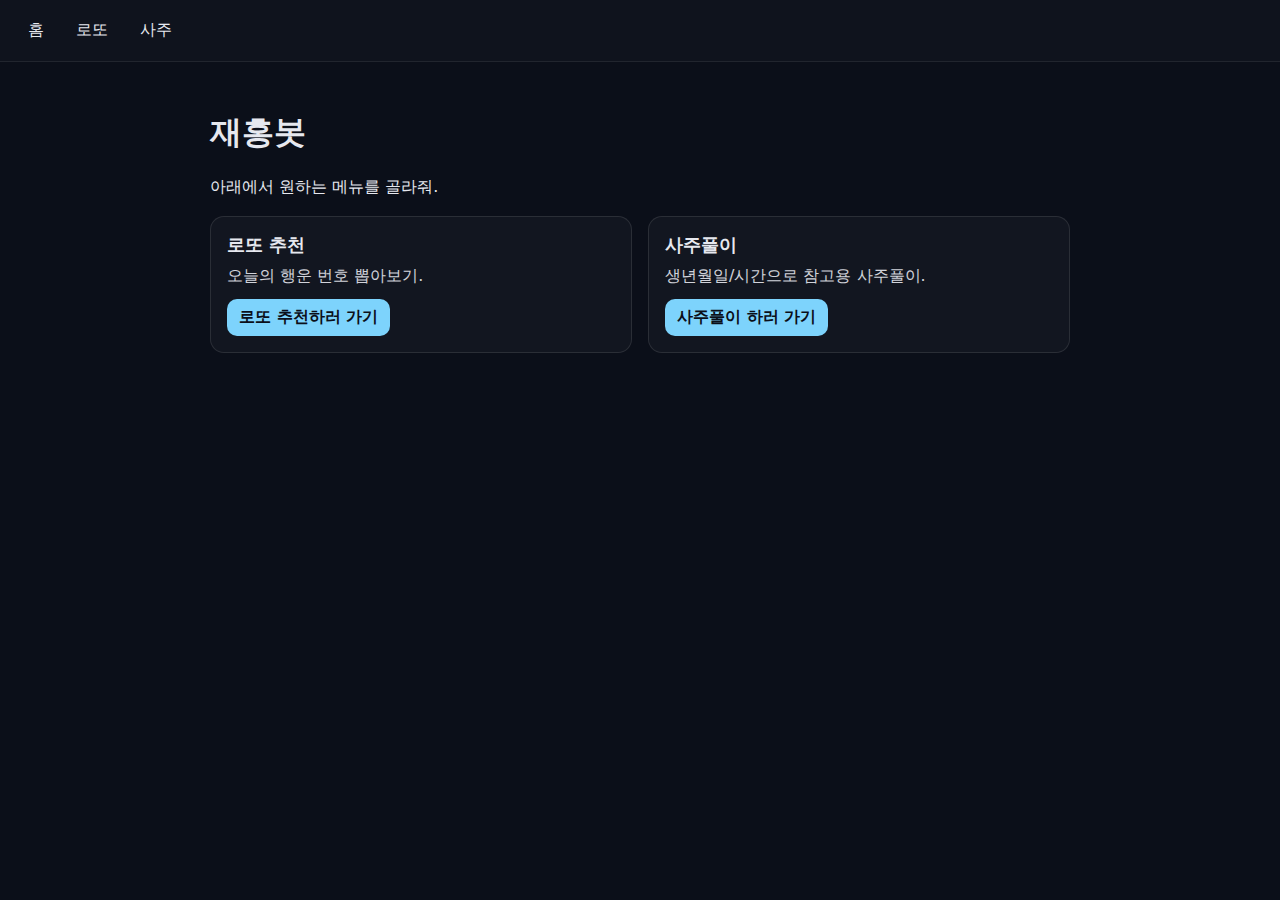
<file: index.html>
<!doctype html>
<html lang= ko>
<head>
  <meta charset=utf-8 />
  <meta name=viewport content=width=device-width initial-scale=1 />
  <title>재홍봇 - 홈</title>
  <style>
    :root { color-scheme: dark; }
    body { margin:0; font-family: ui-sans-serif, system-ui, -apple-system, Segoe UI, Roboto, Helvetica, Arial; background:#0b0f19; color:#e6e8ef; }
    .nav { display:flex; gap:12px; padding:14px 18px; border-bottom:1px solid rgba(255,255,255,.08); background:rgba(255,255,255,.02); position:sticky; top:0; }
    .nav a { color:#e6e8ef; text-decoration:none; padding:6px 10px; border-radius:8px; }
    .nav a:hover { background:rgba(255,255,255,.08); }
    .wrap { max-width: 860px; margin: 0 auto; padding: 28px 18px; }
    .cards { display:grid; grid-template-columns: repeat(auto-fit, minmax(240px, 1fr)); gap:16px; margin-top:18px; }
    .card { border:1px solid rgba(255,255,255,.10); border-radius:14px; padding:16px; background:rgba(255,255,255,.03); }
    .card h2 { margin: 0 0 8px; font-size:18px; }
    .card p { margin:0 0 12px; opacity:.9; line-height:1.4; }
    .card a { display:inline-block; color:#0b0f19; background:#7dd3fc; padding:8px 12px; border-radius:10px; text-decoration:none; font-weight:700; }
  </style>
</head>
<body>
  <nav class="nav"><a href="/jaehong-lotto/">홈</a><a href="/jaehong-lotto/lotto/">로또</a><a href="/jaehong-lotto/saju/">사주</a></nav>

  <main class=wrap>
    <h1>재홍봇</h1>
    <p>아래에서 원하는 메뉴를 골라줘.</p>

    <section class=cards>
      <div class=card>
        <h2>로또 추천</h2>
        <p>오늘의 행운 번호 뽑아보기.</p>
        <a href=./lotto>로또 추천하러 가기</a>
      </div>
      <div class=card>
        <h2>사주풀이</h2>
        <p>생년월일/시간으로 참고용 사주풀이.</p>
        <a href=./saju>사주풀이 하러 가기</a>
      </div>
    </section>
  </main>
</body>
</html>
</file>
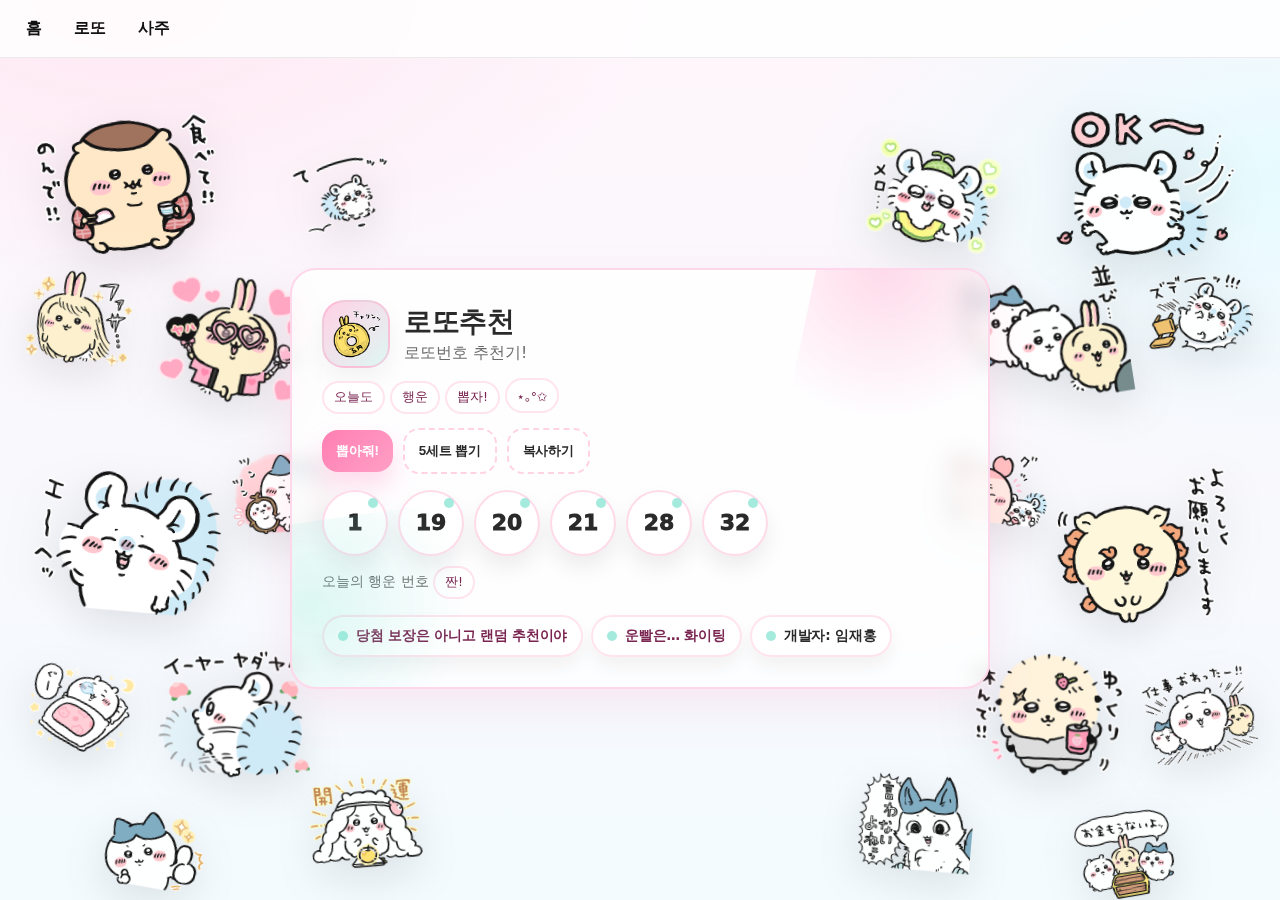
<file: lotto/index.html>
<!doctype html>
<html lang="ko">
<head>
  <meta charset="utf-8" />
  <meta name="viewport" content="width=device-width, initial-scale=1" />
  <title>로또추천</title>
  <style>
:root{
      --bg1:#fff6fb;
      --bg2:#f3fbff;
      --card:#ffffffcc;
      --border:#ffd7ea;
      --text:#2a2a2a;
      --muted:#6b6b6b;
      --pink:#ff7fb2;
      --pink2:#ff9fc6;
      --mint:#7de3d0;
      --shadow: 0 18px 45px rgba(255, 127, 178, 0.15);
    }

    *{ box-sizing:border-box; }

    body{
      margin:0;
      font-family: ui-rounded, system-ui, -apple-system, "Segoe UI", Roboto, "Apple SD Gothic Neo", "Noto Sans KR", sans-serif;
      color:var(--text);
      background:
        radial-gradient(900px 500px at 10% 0%, #ffe8f3 0%, rgba(255,232,243,0) 60%),
        radial-gradient(800px 500px at 100% 20%, #e6fbff 0%, rgba(230,251,255,0) 60%),
        linear-gradient(180deg, var(--bg1), var(--bg2));
      min-height:100vh;
      display:flex;
      align-items:center;
      justify-content:center;
    }

    .wrap{ position: relative; z-index: 2; width:100%; max-width: 900px; padding: 0 16px; }

    .card{
      background:var(--card);
      backdrop-filter: blur(10px);
      border: 2px solid var(--border);
      border-radius: 26px;
      padding: 30px;
      box-shadow: var(--shadow);
      position: relative;
      overflow:hidden;
      max-width: 700px; /* ~25% bigger */
      margin: 0 auto;
      animation: popIn 420ms cubic-bezier(.2,.9,.2,1) both;
    }

    @keyframes popIn {
      from { transform: translateY(10px) scale(0.98); opacity: 0; }
      to   { transform: translateY(0) scale(1); opacity: 1; }
    }

    .card:before{
      content:"";
      position:absolute;
      inset:-60px -40px auto auto;
      width: 220px;
      height: 220px;
      background: radial-gradient(circle at 30% 30%, rgba(255,127,178,0.28), rgba(255,127,178,0) 70%);
      transform: rotate(12deg);
      pointer-events:none;
      animation: floaty 5.5s ease-in-out infinite;
    }

    .card:after{
      content:"";
      position:absolute;
      inset:auto auto -70px -60px;
      width: 240px;
      height: 240px;
      background: radial-gradient(circle at 35% 35%, rgba(125,227,208,0.26), rgba(125,227,208,0) 70%);
      transform: rotate(-8deg);
      pointer-events:none;
      animation: floaty 6.5s ease-in-out infinite reverse;
    }

    @keyframes floaty {
      0%,100% { transform: translateY(0) rotate(12deg); }
      50%     { transform: translateY(10px) rotate(12deg); }
    }

    .header{
      display:flex;
      gap:14px;
      align-items:center;
      margin-bottom: 8px;
    }

    .badge{
      width: 68px;
      height: 68px;
      border-radius: 22px;
      background: linear-gradient(135deg, rgba(255,127,178,0.35), rgba(125,227,208,0.25));
      border: 2px solid rgba(255,127,178,0.30);
      display:flex;
      align-items:center;
      justify-content:center;
      box-shadow: 0 10px 24px rgba(0,0,0,0.05);
      overflow: hidden;
    }
    .badge img{ width:100%; height:100%; object-fit: contain; }

    h1{ margin:0; font-size: 28px; letter-spacing:-0.4px; }
    .sub{ margin:2px 0 0; color:var(--muted); font-size: 15.5px; }

    .row{ display:flex; gap:10px; flex-wrap:wrap; align-items:center; margin-top: 14px; }

    button{
      cursor:pointer;
      border:0;
      border-radius: 16px;
      padding: 12px 14px;
      font-weight: 900;
      letter-spacing:-0.2px;
    }

    .primary{
      background: linear-gradient(135deg, var(--pink), var(--pink2));
      color: #fff;
      box-shadow: 0 14px 26px rgba(255,127,178,0.28);
    }
    .primary:hover{ filter: brightness(1.02); transform: translateY(-1px); }
    .primary:active{ transform: translateY(1px) scale(0.99); }

    .ghost{
      background: rgba(255,255,255,0.75);
      border: 2px dashed rgba(255,127,178,0.35);
      color: var(--text);
    }

    .ghost:disabled{ opacity:0.55; cursor:not-allowed; }

    .status{ font-size: 13px; color: var(--muted); }

    .nums{ display:flex; gap:10px; flex-wrap:wrap; margin-top: 16px; }

    .sets{ margin-top: 12px; display:grid; gap: 10px; }
    .setRow{ display:flex; align-items:center; gap:10px; flex-wrap:wrap; }
    .setLabel{ width: 54px; min-width:54px; text-align:center; font-weight: 900; color:#7a2450; }
    .miniBall{
      width:46px; height:46px; border-radius: 999px;
      display:flex; align-items:center; justify-content:center;
      font-weight: 1000; font-size: 16px;
      background:#fff;
      border:2px solid rgba(255,127,178,0.22);
      box-shadow: 0 10px 18px rgba(0,0,0,0.06);
      position:relative;
      animation: bounceIn 420ms cubic-bezier(.2,.9,.2,1) both;
    }
    .miniBall:after{
      content:"";
      position:absolute;
      inset: 6px 8px auto auto;
      width: 9px;
      height: 9px;
      border-radius: 999px;
      background: rgba(125,227,208,0.65);
    }

    .ball{
      width:66px;
      height:66px;
      display:flex;
      align-items:center;
      justify-content:center;
      border-radius: 999px;
      font-size: 22px;
      font-weight: 1000;
      background: #fff;
      border: 2px solid rgba(255,127,178,0.28);
      box-shadow: 0 12px 22px rgba(0,0,0,0.07);
      position:relative;
      transform: translateY(0) scale(1);
      animation: bounceIn 420ms cubic-bezier(.2,.9,.2,1) both;
    }

    @keyframes bounceIn {
      0%   { transform: translateY(10px) scale(0.9); opacity:0; }
      60%  { transform: translateY(-3px) scale(1.05); opacity:1; }
      100% { transform: translateY(0) scale(1); }
    }

    .ball:after{
      content:"";
      position:absolute;
      inset: 6px 8px auto auto;
      width: 10px;
      height: 10px;
      border-radius: 999px;
      background: rgba(125,227,208,0.7);
      filter: blur(0.1px);
    }

    .line{ margin-top: 10px; font-size: 13.5px; color: var(--muted); }
    code{ background: rgba(255,127,178,0.12); padding: 3px 8px; border-radius: 10px; border: 1px solid rgba(255,127,178,0.22); color: #7a2450; }

    .tips{
      margin-top: 16px;
      display:flex;
      gap: 8px;
      flex-wrap: wrap;
      align-items:center;
      color: #7a2450;
      font-weight: 900;
      letter-spacing: -0.2px;
    }

    .tipBall.dev{
      color: var(--text);
      font-weight: 900;
    }

    .tipBall{
      display:inline-flex;
      align-items:center;
      justify-content:center;
      padding: 10px 14px;
      border-radius: 999px;
      background: rgba(255,255,255,0.92);
      border: 2px solid rgba(255,127,178,0.22);
      box-shadow: 0 10px 18px rgba(0,0,0,0.05);
      font-size: 13.5px;
    }

    .tipBall:before{
      content:"";
      width: 10px;
      height: 10px;
      border-radius: 999px;
      background: rgba(125,227,208,0.70);
      margin-right: 8px;
    }

    .bubble{
      display:inline-block;
      background: rgba(255,255,255,0.9);
      border: 2px solid rgba(255,127,178,0.22);
      border-radius: 999px;
      padding: 6px 10px;
      font-size: 12.5px;
      color: #7a2450;
    }

    .bg-deco{
      position: fixed;
      inset: 0;
      pointer-events: none;
      overflow: hidden;
      z-index: 1;
    }

    .wrap{ position: relative; z-index: 2; width:100%; max-width: 900px; padding: 0 16px; }

    .sticker{
      position: absolute;
      width: 190px;
      height: auto;
      opacity: 0.90;
      filter: drop-shadow(0 14px 20px rgba(0,0,0,0.10));
      /* reduce continuous animation cost */
      animation: none;
      transition: opacity 200ms ease;
      will-change: opacity;
    }

    /* fixed sticker layout (ONLY left/right sides; spaced out) */
    .sticker.s1{ left: 2.5vw; top: 12vh; --r:-6deg; transform: rotate(-6deg); }
    .sticker.s2{ right: 3vw; top: 12vh; --r:7deg; transform: rotate(7deg); }
    .sticker.s3{ left: 2.5vw; top: 52vh; --r:5deg; transform: rotate(5deg); }
    .sticker.s4{ right: 3vw; top: 52vh; --r:-4deg; transform: rotate(-4deg); }

    .sticker.s5{ left: 12vw; top: 30vh; --r:10deg; transform: rotate(10deg); width: 160px; opacity:0.84; }
    .sticker.s6{ right: 12vw; top: 30vh; --r:-9deg; transform: rotate(-9deg); width: 160px; opacity:0.84; }
    .sticker.s7{ left: 12vw; top: 72vh; --r:-2deg; transform: rotate(-2deg); width: 160px; opacity:0.84; }
    .sticker.s8{ right: 12vw; top: 72vh; --r:3deg; transform: rotate(3deg); width: 160px; opacity:0.84; }

    .sticker.s9{ left: 22vw; top: 16vh; --r:-12deg; transform: rotate(-12deg); width: 130px; opacity:0.78; }
    .sticker.s10{ right: 22vw; top: 16vh; --r:12deg; transform: rotate(12deg); width: 130px; opacity:0.78; }

    /* more fillers (smaller, keep on sides, fewer overlaps) */
    .sticker.s11{ left: 2vw; top: 30vh; --r:8deg; transform: rotate(8deg); width: 110px; opacity:0.70; }
    .sticker.s12{ right: 2vw; top: 30vh; --r:-8deg; transform: rotate(-8deg); width: 110px; opacity:0.70; }
    .sticker.s13{ left: 2vw; top: 74vh; --r:14deg; transform: rotate(14deg); width: 110px; opacity:0.70; }
    .sticker.s14{ right: 2vw; top: 74vh; --r:-14deg; transform: rotate(-14deg); width: 110px; opacity:0.70; }
    .sticker.s15{ left: 18vw; top: 50vh; --r:-6deg; transform: rotate(-6deg); width: 105px; opacity:0.66; }

    .sticker.s16{ right: 18vw; top: 50vh; --r:6deg; transform: rotate(6deg); width: 105px; opacity:0.66; }
    .sticker.s17{ left: 8vw; top: 90vh; --r:10deg; transform: rotate(10deg); width: 105px; opacity:0.66; }
    .sticker.s18{ right: 8vw; top: 90vh; --r:-10deg; transform: rotate(-10deg); width: 105px; opacity:0.66; }
    .sticker.s19{ left: 24vw; top: 86vh; --r:-5deg; transform: rotate(-5deg); width: 115px; opacity:0.68; }
    .sticker.s20{ right: 24vw; top: 86vh; --r:5deg; transform: rotate(5deg); width: 115px; opacity:0.68; }

    @keyframes stickerFloat{
      0%,100% { transform: translateY(0) rotate(var(--r, 0deg)); }
      50%     { transform: translateY(12px) rotate(var(--r, 0deg)); }
    }

    .confetti{
      position: fixed;
      inset: 0;
      width: 100vw;
      height: 100vh;
      pointer-events:none;
      z-index: 9999;
      mix-blend-mode: multiply;
      opacity: 0.95;
    }
  </style>
  <link rel="stylesheet" href="../nav.css" />
</head>
<body>
  <nav class="top-nav"><a href="/jaehong-lotto/">홈</a><a href="/jaehong-lotto/lotto/">로또</a><a href="/jaehong-lotto/saju/">사주</a></nav>

  <div class="bg-deco" aria-hidden="true">
    <img class="sticker s1" data-sticker src="../assets/32411274/936aa21d/806221104@2x.png" alt="" />
    <img class="sticker s2" data-sticker src="../assets/32411274/936aa21d/806221110@2x.png" alt="" />
    <img class="sticker s3" data-sticker src="../assets/32411274/936aa21d/806221118@2x.png" alt="" />
    <img class="sticker s4" data-sticker src="../assets/32411274/936aa21d/806221123@2x.png" alt="" />

    <img class="sticker s5" data-sticker src="../assets/32411274/936aa21d/806221099@2x.png" alt="" />
    <img class="sticker s6" data-sticker src="../assets/32411274/936aa21d/806221106@2x.png" alt="" />
    <img class="sticker s7" data-sticker src="../assets/32411274/936aa21d/806221114@2x.png" alt="" />
    <img class="sticker s8" data-sticker src="../assets/32411274/936aa21d/806221120@2x.png" alt="" />

    <img class="sticker s9" data-sticker src="../assets/32411274/936aa21d/806221091@2x.png" alt="" />
    <img class="sticker s10" data-sticker src="../assets/32411274/936aa21d/806221126@2x.png" alt="" />

    <img class="sticker s11" data-sticker src="../assets/32411274/936aa21d/806221092@2x.png" alt="" />
    <img class="sticker s12" data-sticker src="../assets/32411274/936aa21d/806221093@2x.png" alt="" />
    <img class="sticker s13" data-sticker src="../assets/32411274/936aa21d/806221094@2x.png" alt="" />
    <img class="sticker s14" data-sticker src="../assets/32411274/936aa21d/806221095@2x.png" alt="" />
    <img class="sticker s15" data-sticker src="../assets/32411274/936aa21d/806221096@2x.png" alt="" />

    <img class="sticker s16" data-sticker src="../assets/32411274/936aa21d/806221097@2x.png" alt="" />
    <img class="sticker s17" data-sticker src="../assets/32411274/936aa21d/806221098@2x.png" alt="" />
    <img class="sticker s18" data-sticker src="../assets/32411274/936aa21d/806221100@2x.png" alt="" />
    <img class="sticker s19" data-sticker src="../assets/32411274/936aa21d/806221101@2x.png" alt="" />
    <img class="sticker s20" data-sticker src="../assets/32411274/936aa21d/806221102@2x.png" alt="" />

    <canvas id="confetti" class="confetti" aria-hidden="true"></canvas>
  </div>

  <div class="wrap">
    <div class="card">
      <div class="header">
        <div class="badge" aria-hidden="true"><img src="../assets/badge.png" alt="" /></div>
        <div>
          <h1>로또추천</h1>
          <div class="sub">로또번호 추천기!</div>
        </div>
      </div>

      <div class="sub" style="margin-top:10px;">
        <span class="bubble">오늘도</span>
        <span class="bubble">행운</span>
        <span class="bubble">뽑자!</span>
        <span class="bubble">⋆｡°✩</span>
      </div>

      <div class="row">
        <button class="primary" id="pickBtn">뽑아줘!</button>
        <button class="ghost" id="pick5Btn">5세트 뽑기</button>
        <button class="ghost" id="copyBtn" disabled>복사하기</button>
        <span class="status" id="status"></span>
      </div>

      <div class="nums" id="nums"></div>
      <div class="line" id="textLine"></div>
      <div class="sets" id="sets" style="display:none;"></div>
      <div class="line" id="list5" style="display:none;"></div>

      <div class="tips">
        <span class="tipBall">당첨 보장은 아니고 랜덤 추천이야</span>
        <span class="tipBall">운빨은… 화이팅</span>
        <span class="tipBall dev">개발자: 임재홍</span>
      </div>
    </div>
  </div>

<script>
  function pick6() {
    const nums = new Set();
    while (nums.size < 6) nums.add(Math.floor(Math.random() * 45) + 1);
    return Array.from(nums).sort((a,b)=>a-b);
  }

  function render(list) {
    const numsEl = document.getElementById('nums');
    numsEl.innerHTML = '';

    for (let i=0; i<list.length; i++) {
      const n = list[i];
      const d = document.createElement('div');
      d.className = 'ball';
      d.style.animationDelay = (i * 45) + 'ms';
      d.textContent = n;
      numsEl.appendChild(d);
    }

    // keep the line text cute but minimal
    const line = list.join(', ');
    document.getElementById('textLine').innerHTML = `오늘의 행운 번호 <span class="bubble">짠!</span>`;

    const copyBtn = document.getElementById('copyBtn');
    copyBtn.disabled = false;
    copyBtn.onclick = async () => {
      await navigator.clipboard.writeText(line);
      document.getElementById('status').textContent = '복사됨!';
      setTimeout(()=>document.getElementById('status').textContent='', 1200);
    };
  }

  function render5Sets(sets){
    const setsEl = document.getElementById('sets');
    setsEl.innerHTML = '';
    setsEl.style.display = 'grid';

    for (let i=0; i<sets.length; i++) {
      const row = document.createElement('div');
      row.className = 'setRow';

      const label = document.createElement('div');
      label.className = 'setLabel';
      label.textContent = (i+1) + '세트';
      row.appendChild(label);

      const nums = sets[i];
      for (let j=0; j<nums.length; j++) {
        const n = nums[j];
        const b = document.createElement('div');
        b.className = 'miniBall';
        b.style.animationDelay = ((i*6 + j) * 25) + 'ms';
        b.textContent = n;
        row.appendChild(b);
      }

      setsEl.appendChild(row);
    }
  }

  // confetti (tiny, no deps)
  function popConfetti(){
    const canvas = document.getElementById('confetti');
    const ctx = canvas.getContext('2d');
    // cap DPR for performance
    const dpr = Math.min(1.5, window.devicePixelRatio || 1);
    canvas.width = Math.floor(window.innerWidth * dpr);
    canvas.height = Math.floor(window.innerHeight * dpr);
    canvas.style.width = window.innerWidth + 'px';
    canvas.style.height = window.innerHeight + 'px';
    ctx.setTransform(dpr,0,0,dpr,0,0);

    const colors = ['#ff7fb2','#ff9fc6','#7de3d0','#6aa8ff','#ffd86b'];
    const parts = Array.from({length: 80}, () => ({
      x: window.innerWidth/2 + (Math.random()*120-60),
      y: window.innerHeight/2 + (Math.random()*60-30),
      vx: (Math.random()*7-3.5),
      vy: (Math.random()*-9-4),
      g: 0.32 + Math.random()*0.10,
      s: 4 + Math.random()*4,
      r: Math.random()*Math.PI,
      vr: (Math.random()*0.18-0.09),
      c: colors[Math.floor(Math.random()*colors.length)],
      life: 0
    }));

    let raf;
    function tick(){
      raf = requestAnimationFrame(tick);
      ctx.clearRect(0,0,window.innerWidth,window.innerHeight);
      let alive = 0;
      for(const p of parts){
        p.life += 1;
        p.x += p.vx;
        p.y += p.vy;
        p.vy += p.g;
        p.r += p.vr;
        ctx.save();
        ctx.translate(p.x, p.y);
        ctx.rotate(p.r);
        ctx.fillStyle = p.c;
        ctx.globalAlpha = Math.max(0, 1 - p.life/90);
        ctx.fillRect(-p.s/2, -p.s/2, p.s, p.s*1.6);
        ctx.restore();
        if (p.life < 90 && p.y < window.innerHeight + 50) alive++;
      }
      if (!alive){
        cancelAnimationFrame(raf);
        ctx.clearRect(0,0,window.innerWidth,window.innerHeight);
      }
    }
    tick();
  }

  document.getElementById('pickBtn').onclick = () => {
    document.getElementById('status').textContent = '';
    document.getElementById('list5').style.display = 'none';
    document.getElementById('sets').style.display = 'none';
    render(pick6());
    popConfetti();
  };

  document.getElementById('pick5Btn').onclick = () => {
    document.getElementById('status').textContent = '';
    const sets = Array.from({length:5}, () => pick6());
    const flatCopy = sets.map(s=>s.join(', ')).join('\n');

    document.getElementById('textLine').innerHTML = `행운 5세트 <span class="bubble">두근</span>`;
    render(sets[0]);
    render5Sets(sets);

    // store for copy
    const el = document.getElementById('list5');
    el.style.display = 'none';
    el.textContent = flatCopy;

    // ensure copy button copies 5 sets when in 5-set mode
    const copyBtn = document.getElementById('copyBtn');
    copyBtn.disabled = false;
    copyBtn.onclick = async () => {
      await navigator.clipboard.writeText(flatCopy);
      document.getElementById('status').textContent = '5세트 복사됨!';
      setTimeout(()=>document.getElementById('status').textContent='', 1200);
    };

    popConfetti();
  };

  // sticker randomizer (local assets)
  const STICKER_POOLS = [
    { base: '../assets/32411274/936aa21d/', files: [
      '806221089@2x.png','806221090@2x.png','806221091@2x.png','806221092@2x.png','806221093@2x.png',
      '806221094@2x.png','806221095@2x.png','806221096@2x.png','806221097@2x.png','806221098@2x.png',
      '806221099@2x.png','806221100@2x.png','806221101@2x.png','806221102@2x.png','806221103@2x.png',
      '806221104@2x.png','806221105@2x.png','806221106@2x.png','806221107@2x.png','806221108@2x.png',
      '806221109@2x.png','806221110@2x.png','806221111@2x.png','806221112@2x.png','806221113@2x.png',
      '806221114@2x.png','806221115@2x.png','806221116@2x.png','806221117@2x.png','806221118@2x.png',
      '806221119@2x.png','806221120@2x.png','806221121@2x.png','806221122@2x.png','806221123@2x.png',
      '806221124@2x.png','806221125@2x.png','806221126@2x.png','806221127@2x.png','806221128@2x.png'
    ]},
    { base: '../assets/badgezip/29118925/211d23d7/', files: [
      '737443185@2x.png','737443186@2x.png','737443187@2x.png','737443188@2x.png','737443189@2x.png',
      '737443190@2x.png','737443191@2x.png','737443192@2x.png','737443193@2x.png','737443194@2x.png',
      '737443195@2x.png','737443196@2x.png','737443197@2x.png','737443198@2x.png','737443199@2x.png',
      '737443200@2x.png','737443201@2x.png','737443202@2x.png','737443203@2x.png','737443204@2x.png',
      '737443205@2x.png','737443206@2x.png','737443207@2x.png','737443208@2x.png','737443209@2x.png',
      '737443210@2x.png','737443211@2x.png','737443212@2x.png','737443213@2x.png','737443214@2x.png',
      '737443215@2x.png','737443216@2x.png','737443217@2x.png','737443218@2x.png','737443219@2x.png',
      '737443220@2x.png','737443221@2x.png','737443222@2x.png','737443223@2x.png','737443224@2x.png'
    ]}
  ];

  const STICKERS = STICKER_POOLS.flatMap(p => p.files.map(f => ({ base: p.base, file: f })));

  function shuffle(arr){
    const a=[...arr];
    for(let i=a.length-1;i>0;i--){
      const j=Math.floor(Math.random()*(i+1));
      [a[i],a[j]]=[a[j],a[i]];
    }
    return a;
  }

  function refreshStickers(){
    const imgs = Array.from(document.querySelectorAll('[data-sticker]'));
    const picks = shuffle(STICKERS).slice(0, imgs.length);

    // just swap images (no movement). Use decode to reduce jank.
    imgs.forEach((img, idx) => {
      img.style.opacity = '0';
      const p = picks[idx];
      const nextSrc = p.base + p.file;
      const preload = new Image();
      preload.src = nextSrc;
      (preload.decode ? preload.decode().catch(()=>{}) : Promise.resolve()).finally(() => {
        setTimeout(() => {
          img.src = nextSrc;
          img.loading = 'lazy';
          img.decoding = 'async';
          img.style.opacity = '0.92';
        }, 90);
      });
    });
  }

  // also randomize stickers on both buttons
  const hookSticker = (id) => {
    const btn = document.getElementById(id);
    const old = btn.onclick;
    btn.onclick = () => {
      old();
      refreshStickers();
    };
  };
  hookSticker('pickBtn');
  hookSticker('pick5Btn');

  // copy button should copy either the 5-set list (if visible) or the single line.
  const copyBtn = document.getElementById('copyBtn');
  const oldCopy = copyBtn.onclick;
  copyBtn.onclick = async () => {
    const list5 = document.getElementById('list5');
    if (list5 && list5.textContent && list5.textContent.includes(',')) {
      await navigator.clipboard.writeText(list5.textContent.trim());
      document.getElementById('status').textContent = '복사됨!';
      setTimeout(()=>document.getElementById('status').textContent='', 1200);
      return;
    }
    return oldCopy();
  };

  // initial
  render(pick6());
  refreshStickers();
</script>
</body>
</html>
</file>
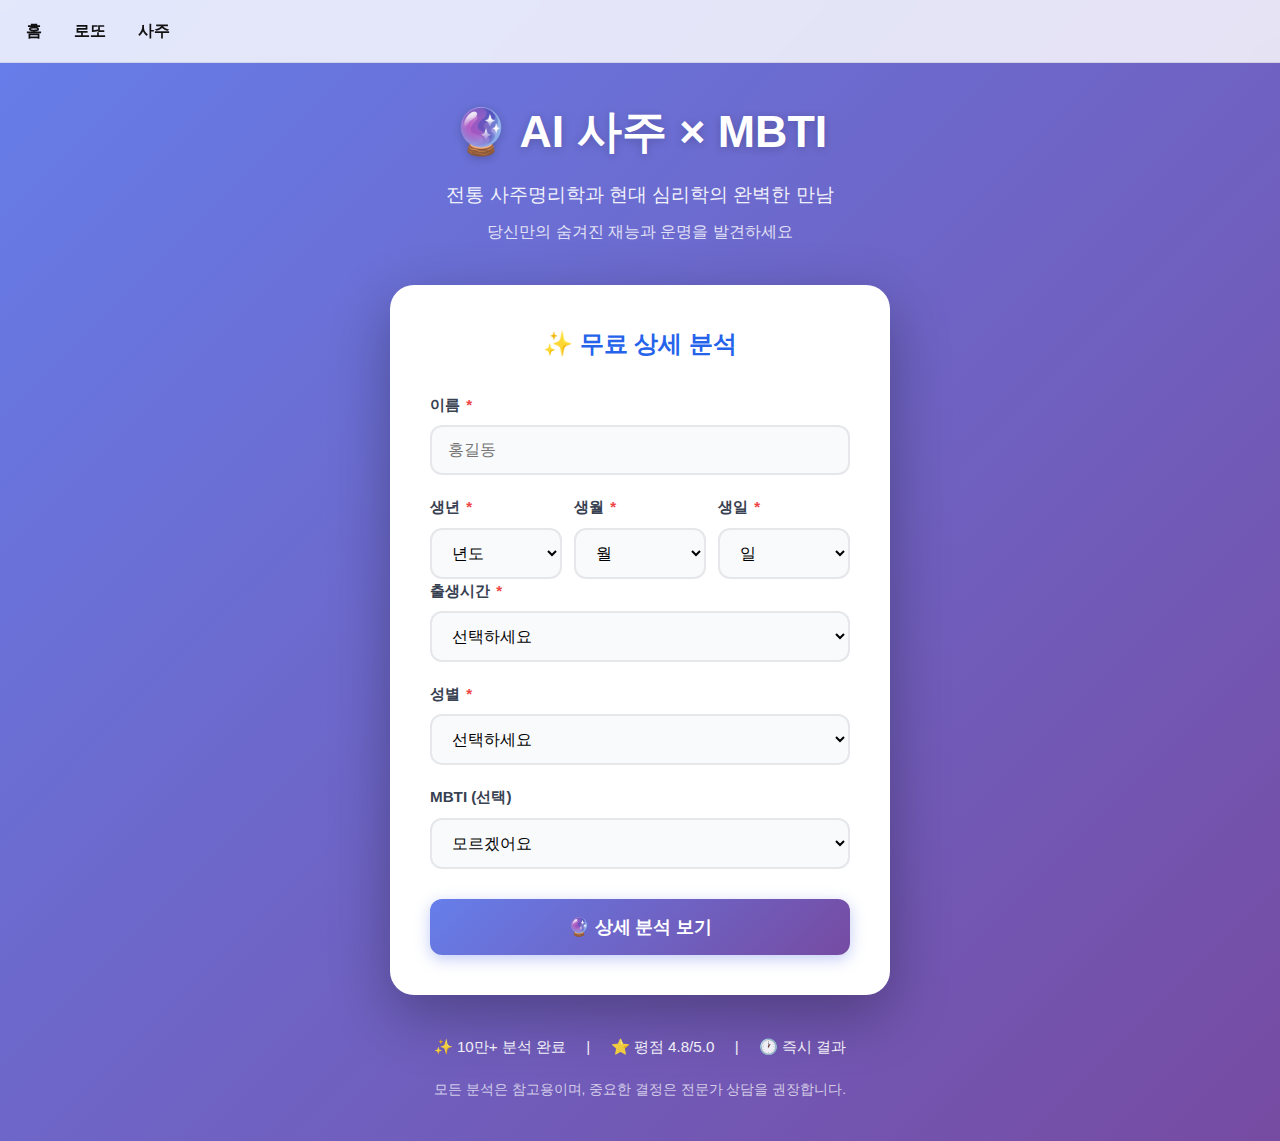
<file: saju/index.html>
<!DOCTYPE html>
<html lang="ko">
<head>
    <meta charset="UTF-8">
    <meta name="viewport" content="width=device-width, initial-scale=1.0">

    <title>AI 사주 × MBTI | 10초 만에 보는 쉬운 사주</title>
    <meta name="description" content="전통 사주명리(사주팔자)와 MBTI를 합친 ‘쉽게 읽히는’ MZ 맞춤 사주 분석. 이름/생년월일/시간 입력하면 바로 리포트 제공." />
    <meta name="robots" content="index,follow" />
    <link rel="canonical" href="https://im7873384-wq.github.io/jaehong-lotto/saju/" />

    <!-- Open Graph (Kakao/FB/etc) -->
    <meta property="og:type" content="website" />
    <meta property="og:site_name" content="재홍 사주" />
    <meta property="og:title" content="AI 사주 × MBTI | 10초 만에 보는 쉬운 사주" />
    <meta property="og:description" content="사주팔자 + MBTI로 핵심만 빠르게. 결과 리포트로 한 번에 정리." />
    <meta property="og:url" content="https://im7873384-wq.github.io/jaehong-lotto/saju/" />
    <meta property="og:image" content="https://im7873384-wq.github.io/jaehong-lotto/og/og-saju.svg" />

    <!-- Twitter Card -->
    <meta name="twitter:card" content="summary_large_image" />
    <meta name="twitter:title" content="AI 사주 × MBTI | 10초 만에 보는 쉬운 사주" />
    <meta name="twitter:description" content="사주팔자 + MBTI로 핵심만 빠르게. 결과 리포트로 한 번에 정리." />
    <meta name="twitter:image" content="https://im7873384-wq.github.io/jaehong-lotto/og/og-saju.svg" />

    <link rel="stylesheet" href="../nav.css">
    <style>
        * { margin: 0; padding: 0; box-sizing: border-box; }
        body { 
            font-family: -apple-system, BlinkMacSystemFont, 'Segoe UI', Roboto, 'Noto Sans KR', sans-serif;
            line-height: 1.6; 
            color: #333; 
            overflow-x: hidden;
            background: linear-gradient(135deg, #667eea 0%, #764ba2 100%);
            min-height: 100vh;
        }

        /* 메인 컨테이너 */
        .main-container {
            min-height: calc(100vh - var(--nav-h, 56px));
            display: flex;
            flex-direction: column;
            align-items: center;
            justify-content: center;
            padding: 40px 20px;
        }

        /* 헤더 영역 */
        .header-section {
            text-align: center;
            color: white;
            margin-bottom: 40px;
        }

        .header-section h1 {
            font-size: 2.8rem;
            font-weight: 800;
            margin-bottom: 0.8rem;
            text-shadow: 0 2px 10px rgba(0,0,0,0.2);
        }

        .header-section .subtitle {
            font-size: 1.2rem;
            opacity: 0.9;
            margin-bottom: 0.5rem;
        }

        .header-section .description {
            font-size: 1rem;
            opacity: 0.8;
            max-width: 500px;
            margin: 0 auto;
        }

        /* 입력 폼 카드 */
        .form-card {
            background: white;
            border-radius: 24px;
            padding: 40px;
            max-width: 500px;
            width: 100%;
            box-shadow: 0 20px 60px rgba(0,0,0,0.3);
        }

        .form-title {
            text-align: center;
            color: #2563eb;
            font-size: 1.5rem;
            font-weight: 700;
            margin-bottom: 30px;
        }

        .form-group {
            margin-bottom: 20px;
        }

        .form-group label {
            display: block;
            font-weight: 600;
            margin-bottom: 8px;
            color: #374151;
            font-size: 0.95rem;
        }

        .form-group label .required {
            color: #ef4444;
            margin-left: 2px;
        }

        .form-group input,
        .form-group select {
            width: 100%;
            padding: 14px 16px;
            border: 2px solid #e5e7eb;
            border-radius: 12px;
            font-size: 1rem;
            transition: all 0.3s ease;
            background: #f9fafb;
        }

        .form-group input:focus,
        .form-group select:focus {
            outline: none;
            border-color: #667eea;
            background: white;
            box-shadow: 0 0 0 4px rgba(102, 126, 234, 0.15);
        }

        .form-row {
            display: grid;
            grid-template-columns: 1fr 1fr 1fr;
            gap: 12px;
        }

        .form-row .form-group {
            margin-bottom: 0;
        }

        /* 시간 선택 */
        .time-select-wrapper {
            margin-bottom: 20px;
        }

        /* 버튼 */
        .submit-btn {
            width: 100%;
            padding: 16px;
            background: linear-gradient(135deg, #667eea 0%, #764ba2 100%);
            color: white;
            border: none;
            border-radius: 12px;
            font-size: 1.1rem;
            font-weight: 700;
            cursor: pointer;
            transition: all 0.3s ease;
            margin-top: 10px;
            box-shadow: 0 4px 15px rgba(102, 126, 234, 0.4);
        }

        .submit-btn:hover {
            transform: translateY(-2px);
            box-shadow: 0 8px 25px rgba(102, 126, 234, 0.5);
        }

        .submit-btn:active {
            transform: translateY(0);
        }

        /* 통계 */
        .stats {
            text-align: center;
            color: white;
            margin-top: 40px;
            opacity: 0.9;
            font-size: 0.95rem;
        }

        .stats span {
            margin: 0 8px;
        }

        /* 참고 문구 */
        .disclaimer {
            text-align: center;
            color: rgba(255,255,255,0.7);
            font-size: 0.85rem;
            margin-top: 20px;
            max-width: 500px;
        }

        /* 반응형 */
        @media (max-width: 600px) {
            .header-section h1 {
                font-size: 2rem;
            }

            .form-card {
                padding: 30px 20px;
                margin: 0 10px;
            }

            .form-row {
                grid-template-columns: 1fr;
                gap: 15px;
            }

            .form-row .form-group {
                margin-bottom: 0;
            }
        }

        /* 애니메이션 */
        .fade-in {
            animation: fadeIn 0.6s ease-out;
        }

        @keyframes fadeIn {
            from {
                opacity: 0;
                transform: translateY(20px);
            }
            to {
                opacity: 1;
                transform: translateY(0);
            }
        }
    </style>
</head>
<body>
    <nav class="top-nav">
        <a href="/jaehong-lotto/">홈</a>
        <a href="/jaehong-lotto/lotto/">로또</a>
        <a href="/jaehong-lotto/saju/">사주</a>
    </nav>

    <div class="main-container">
        <!-- 헤더 -->
        <div class="header-section fade-in">
            <h1>🔮 AI 사주 × MBTI</h1>
            <p class="subtitle">전통 사주명리학과 현대 심리학의 완벽한 만남</p>
            <p class="description">당신만의 숨겨진 재능과 운명을 발견하세요</p>
        </div>

        <!-- 입력 폼 -->
        <div class="form-card fade-in">
            <h2 class="form-title">✨ 무료 상세 분석</h2>
            
            <form id="sajuForm">
                <div class="form-group">
                    <label>이름 <span class="required">*</span></label>
                    <input type="text" id="name" name="name" required placeholder="홍길동" maxlength="20">
                </div>

                <div class="form-row">
                    <div class="form-group">
                        <label>생년 <span class="required">*</span></label>
                        <select id="year" name="year" required>
                            <option value="">년도</option>
                        </select>
                    </div>
                    <div class="form-group">
                        <label>생월 <span class="required">*</span></label>
                        <select id="month" name="month" required>
                            <option value="">월</option>
                        </select>
                    </div>
                    <div class="form-group">
                        <label>생일 <span class="required">*</span></label>
                        <select id="day" name="day" required>
                            <option value="">일</option>
                        </select>
                    </div>
                </div>

                <div class="form-group time-select-wrapper">
                    <label>출생시간 <span class="required">*</span></label>
                    <select id="hour" name="hour" required>
                        <option value="">선택하세요</option>
                        <option value="23">자시 (23:00~01:00)</option>
                        <option value="1">축시 (01:00~03:00)</option>
                        <option value="3">인시 (03:00~05:00)</option>
                        <option value="5">묘시 (05:00~07:00)</option>
                        <option value="7">진시 (07:00~09:00)</option>
                        <option value="9">사시 (09:00~11:00)</option>
                        <option value="11">오시 (11:00~13:00)</option>
                        <option value="13">미시 (13:00~15:00)</option>
                        <option value="15">신시 (15:00~17:00)</option>
                        <option value="17">유시 (17:00~19:00)</option>
                        <option value="19">술시 (19:00~21:00)</option>
                        <option value="21">해시 (21:00~23:00)</option>
                        <option value="-1">모름</option>
                    </select>
                </div>

                <div class="form-group">
                    <label>성별 <span class="required">*</span></label>
                    <select id="gender" name="gender" required>
                        <option value="">선택하세요</option>
                        <option value="M">남성</option>
                        <option value="F">여성</option>
                    </select>
                </div>

                <div class="form-group">
                    <label>MBTI (선택)</label>
                    <select id="mbti" name="mbti">
                        <option value="">모르겠어요</option>

                        <optgroup label="분석가 (NT)">
                            <option value="INTJ">INTJ - 용의주도한 전략가</option>
                            <option value="INTP">INTP - 논리적인 사색가</option>
                            <option value="ENTJ">ENTJ - 대담한 통솔자</option>
                            <option value="ENTP">ENTP - 뜨거운 논쟁을 즐기는 변론가</option>
                        </optgroup>

                        <optgroup label="외교관 (NF)">
                            <option value="INFJ">INFJ - 선의의 옹호자</option>
                            <option value="INFP">INFP - 열정적인 중재자</option>
                            <option value="ENFJ">ENFJ - 정의로운 사회운동가</option>
                            <option value="ENFP">ENFP - 재기발랄한 활동가</option>
                        </optgroup>

                        <optgroup label="관리자 (SJ)">
                            <option value="ISTJ">ISTJ - 청렴결백한 논리주의자</option>
                            <option value="ISFJ">ISFJ - 용감한 수호자</option>
                            <option value="ESTJ">ESTJ - 엄격한 관리자</option>
                            <option value="ESFJ">ESFJ - 사교적인 외교관</option>
                        </optgroup>

                        <optgroup label="탐험가 (SP)">
                            <option value="ISTP">ISTP - 만능 재주꾼</option>
                            <option value="ISFP">ISFP - 호기심 많은 예술가</option>
                            <option value="ESTP">ESTP - 모험을 즐기는 사업가</option>
                            <option value="ESFP">ESFP - 자유로운 연예인</option>
                        </optgroup>
                    </select>
                </div>

                <button type="submit" class="submit-btn">
                    🔮 상세 분석 보기
                </button>
            </form>
        </div>

        <!-- 통계 -->
        <div class="stats">
            <span>✨ 10만+ 분석 완료</span>
            <span>|</span>
            <span>⭐ 평점 4.8/5.0</span>
            <span>|</span>
            <span>🕐 즉시 결과</span>
        </div>

        <!-- 참고 문구 -->
        <p class="disclaimer">
            모든 분석은 참고용이며, 중요한 결정은 전문가 상담을 권장합니다.
        </p>
    </div>

    <script>
        // 년도 옵션 생성
        (function populateYears() {
            const yearSelect = document.getElementById('year');
            const currentYear = new Date().getFullYear();
            
            for (let year = currentYear - 10; year >= 1940; year--) {
                const option = document.createElement('option');
                option.value = year;
                option.textContent = year + '년';
                yearSelect.appendChild(option);
            }
        })();

        // 월 옵션 생성
        (function populateMonths() {
            const monthSelect = document.getElementById('month');
            
            for (let month = 1; month <= 12; month++) {
                const option = document.createElement('option');
                option.value = month;
                option.textContent = month + '월';
                monthSelect.appendChild(option);
            }
        })();

        // 일 옵션 생성
        (function populateDays() {
            const daySelect = document.getElementById('day');
            
            for (let day = 1; day <= 31; day++) {
                const option = document.createElement('option');
                option.value = day;
                option.textContent = day + '일';
                daySelect.appendChild(option);
            }
        })();

        // 폼 제출 처리
        document.getElementById('sajuForm').addEventListener('submit', function(e) {
            e.preventDefault();
            
            const name = document.getElementById('name').value.trim();
            const year = document.getElementById('year').value;
            const month = document.getElementById('month').value;
            const day = document.getElementById('day').value;
            const hour = document.getElementById('hour').value;
            const gender = document.getElementById('gender').value;
            const mbti = document.getElementById('mbti').value;

            // 유효성 검사
            if (!name || !year || !month || !day || !hour || !gender) {
                alert('필수 항목을 모두 입력해주세요.');
                return;
            }

            // URL 파라미터 생성 (한글 이름 encodeURIComponent 적용)
            const params = new URLSearchParams();
            params.set('name', encodeURIComponent(name));
            params.set('year', year);
            params.set('month', month);
            params.set('day', day);
            params.set('hour', hour);
            params.set('gender', gender);
            if (mbti) {
                params.set('mbti', mbti);
            }

            // demo-report.html로 이동
            window.location.href = 'demo-report.html?' + params.toString();
        });
    </script>
</body>
</html>
</file>
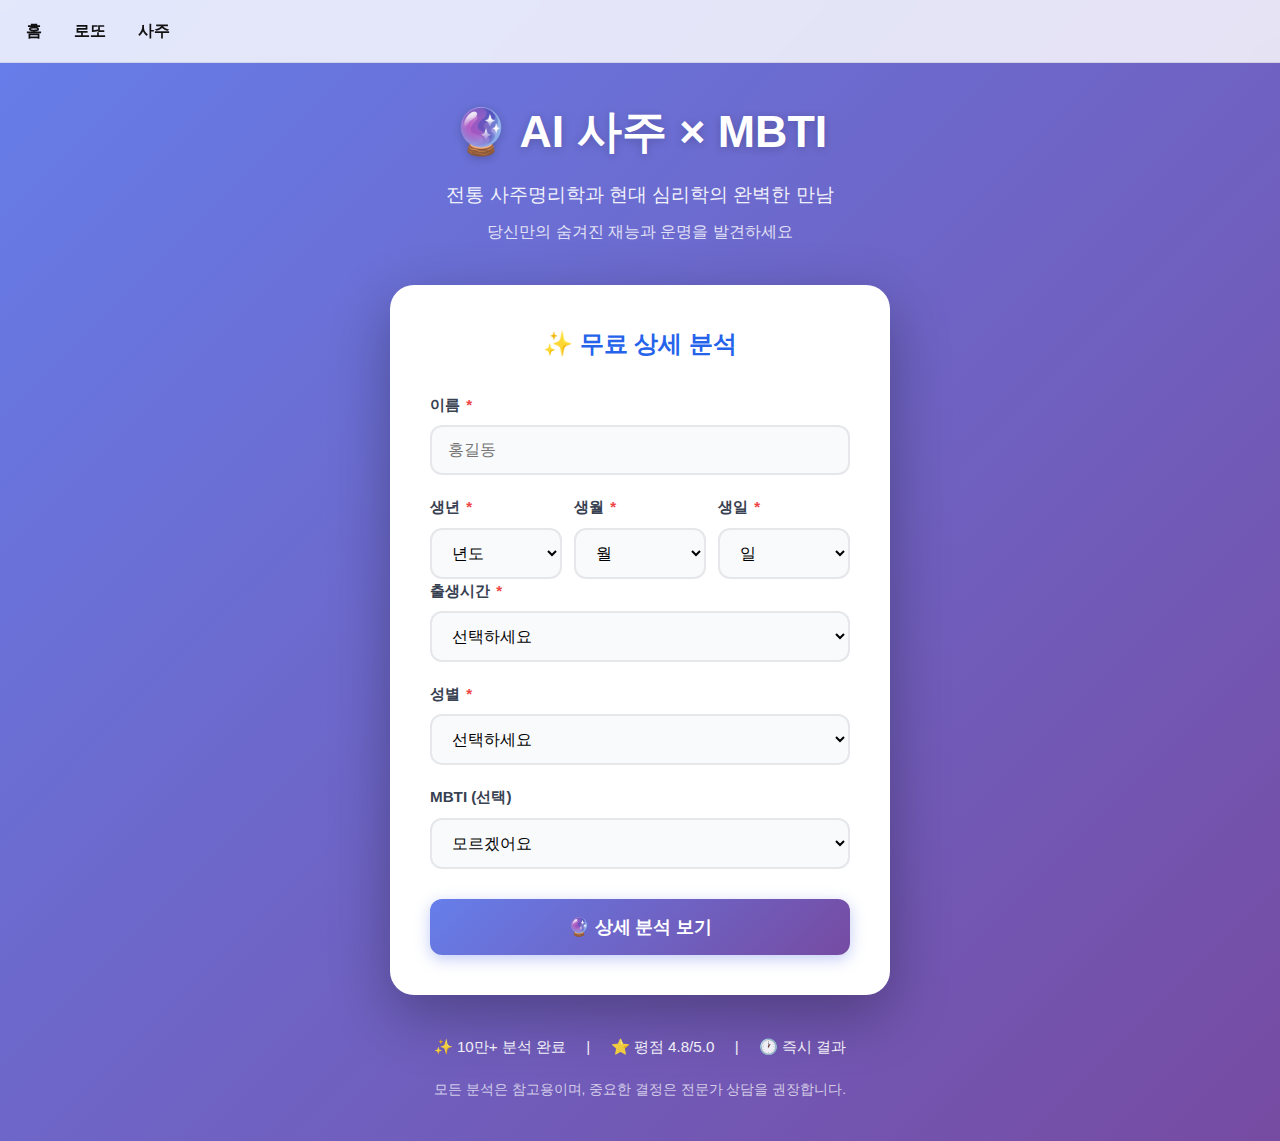
<file: saju/demo-report.html>
<!DOCTYPE html>
<html lang="ko">
<head>
    <meta charset="UTF-8">
    <meta name="viewport" content="width=device-width, initial-scale=1.0">

    <title>사주 리포트 | AI 사주 × MBTI</title>
    <meta name="description" content="AI 사주 × MBTI 상세 리포트. 사주팔자(연/월/일/시), 오행 밸런스, 용신/기신, 십신, MBTI 융합까지 한 번에." />
    <meta name="robots" content="noindex,follow" />
    <link rel="canonical" href="https://im7873384-wq.github.io/jaehong-lotto/saju/" />

    <meta property="og:type" content="website" />
    <meta property="og:site_name" content="재홍 사주" />
    <meta property="og:title" content="사주 리포트 | AI 사주 × MBTI" />
    <meta property="og:description" content="사주팔자/오행/용신/십신/MBTI를 ‘쉽게’ 정리한 리포트." />
    <meta property="og:url" content="https://im7873384-wq.github.io/jaehong-lotto/saju/" />
    <meta property="og:image" content="https://im7873384-wq.github.io/jaehong-lotto/og/og-saju.svg" />

    <meta name="twitter:card" content="summary_large_image" />
    <meta name="twitter:title" content="사주 리포트 | AI 사주 × MBTI" />
    <meta name="twitter:description" content="사주팔자/오행/용신/십신/MBTI를 ‘쉽게’ 정리한 리포트." />
    <meta name="twitter:image" content="https://im7873384-wq.github.io/jaehong-lotto/og/og-saju.svg" />

    <link rel="stylesheet" href="../nav.css">

    <!-- 사주 엔진 로드 -->
    <script src="saju-engine.js"></script>
    <script src="personal-analysis.js"></script>

    <!-- 추가 엔진 안전 로드 -->
    <script>
    (function() {
        const additionalScripts = [
            'enhanced-saju-engine.js',
            'professional-analysis.js'
        ];
        
        additionalScripts.forEach(scriptSrc => {
            try {
                const script = document.createElement('script');
                script.src = scriptSrc;
                script.onerror = function() {
                    console.warn(scriptSrc + ' 로드 실패 - 기본 기능으로 동작');
                };
                document.head.appendChild(script);
            } catch (e) {
                console.warn(scriptSrc + ' 로드 중 오류:', e);
            }
        });
    })();
    </script>

    <style>
        * { margin: 0; padding: 0; box-sizing: border-box; }
        body { 
            font-family: 'Apple SD Gothic Neo', -apple-system, BlinkMacSystemFont, 'Segoe UI', Roboto, 'Noto Sans KR', sans-serif; 
            line-height: 1.7; 
            background: #f7f8fc; 
            color: #2c3e50;
        }

        .container { 
            max-width: 900px; 
            margin: 0 auto; 
            padding: 30px 20px; 
        }

        /* 헤더 */
        .report-header {
            background: linear-gradient(135deg, #667eea 0%, #764ba2 100%);
            color: white;
            padding: 40px 30px;
            border-radius: 20px;
            margin-bottom: 30px;
            text-align: center;
            box-shadow: 0 10px 40px rgba(102, 126, 234, 0.3);
        }

        .report-header h1 {
            font-size: 1.8rem;
            margin-bottom: 10px;
            font-weight: 700;
        }

        .report-header .user-info {
            font-size: 1.1rem;
            opacity: 0.95;
            margin-bottom: 20px;
        }

        .score-display {
            display: flex;
            justify-content: center;
            gap: 20px;
            flex-wrap: wrap;
            margin-top: 20px;
        }

        .score-item {
            background: rgba(255,255,255,0.15);
            padding: 15px 25px;
            border-radius: 12px;
            text-align: center;
            min-width: 100px;
        }

        .score-item .label {
            font-size: 0.85rem;
            opacity: 0.9;
            margin-bottom: 5px;
        }

        .score-item .value {
            font-size: 1.8rem;
            font-weight: 800;
        }

        /* 카드 스타일 */
        .cards-grid {
            display: grid;
            grid-template-columns: repeat(auto-fit, minmax(200px, 1fr));
            gap: 20px;
            margin-bottom: 30px;
        }

        .card {
            background: white;
            padding: 25px;
            border-radius: 16px;
            box-shadow: 0 4px 15px rgba(0,0,0,0.08);
            border-left: 4px solid;
            transition: transform 0.2s ease, box-shadow 0.2s ease;
        }

        .card:hover {
            transform: translateY(-3px);
            box-shadow: 0 8px 25px rgba(0,0,0,0.12);
        }

        .card h3 {
            font-size: 1rem;
            margin-bottom: 12px;
            display: flex;
            align-items: center;
            gap: 8px;
        }

        .card-score {
            font-size: 2rem;
            font-weight: 800;
            margin-bottom: 8px;
        }

        .card-trend {
            font-size: 0.85rem;
            font-weight: 600;
            margin-bottom: 10px;
        }

        .card-desc {
            color: #6b7280;
            font-size: 0.9rem;
            line-height: 1.5;
        }

        .card.love { border-left-color: #ef4444; }
        .card.love h3, .card.love .card-score { color: #dc2626; }

        .card.career { border-left-color: #3b82f6; }
        .card.career h3, .card.career .card-score { color: #2563eb; }

        .card.wealth { border-left-color: #eab308; }
        .card.wealth h3, .card.wealth .card-score { color: #ca8a04; }

        .card.health { border-left-color: #22c55e; }
        .card.health h3, .card.health .card-score { color: #16a34a; }

        .trend-up { color: #059669; }
        .trend-stable { color: #6b7280; }
        .trend-down { color: #dc2626; }

        /* 분석 섹션 */
        .analysis-section {
            background: white;
            padding: 30px;
            border-radius: 16px;
            box-shadow: 0 4px 15px rgba(0,0,0,0.08);
            margin-bottom: 25px;
        }

        .analysis-section h3 {
            color: #667eea;
            font-size: 1.3rem;
            margin-bottom: 20px;
            font-weight: 700;
            display: flex;
            align-items: center;
            gap: 10px;
        }

        .analysis-section p {
            color: #4b5563;
            line-height: 1.8;
            margin-bottom: 15px;
        }

        .analysis-section ul {
            margin: 15px 0;
            padding-left: 20px;
        }

        .analysis-section li {
            margin-bottom: 8px;
            color: #4b5563;
        }

        /* 사주팔자 표시 */
        .saju-display {
            display: grid;
            grid-template-columns: repeat(4, 1fr);
            gap: 15px;
            margin: 20px 0;
        }

        .pillar {
            background: #f8fafc;
            padding: 20px 15px;
            border-radius: 12px;
            text-align: center;
            border: 2px solid #e5e7eb;
        }

        .pillar-title {
            font-size: 0.85rem;
            color: #6b7280;
            margin-bottom: 10px;
            font-weight: 600;
        }

        .pillar-chinese {
            font-size: 1.8rem;
            font-weight: 700;
            color: #1f2937;
            margin-bottom: 5px;
        }

        .pillar-korean {
            font-size: 0.9rem;
            color: #4b5563;
        }

        /* 오행 바 */
        .element-bars {
            display: grid;
            grid-template-columns: repeat(5, 1fr);
            gap: 12px;
            margin: 20px 0;
        }

        .element-bar {
            text-align: center;
        }

        .element-bar .label {
            font-weight: 600;
            margin-bottom: 8px;
            font-size: 0.95rem;
        }

        .element-bar .bar-container {
            height: 8px;
            background: #e5e7eb;
            border-radius: 4px;
            overflow: hidden;
        }

        .element-bar .bar-fill {
            height: 100%;
            border-radius: 4px;
            transition: width 0.5s ease;
        }

        .element-bar .percentage {
            font-size: 0.8rem;
            color: #6b7280;
            margin-top: 5px;
        }

        .element-wood .label { color: #059669; }
        .element-wood .bar-fill { background: #059669; }
        .element-fire .label { color: #dc2626; }
        .element-fire .bar-fill { background: #dc2626; }
        .element-earth .label { color: #d97706; }
        .element-earth .bar-fill { background: #d97706; }
        .element-metal .label { color: #6b7280; }
        .element-metal .bar-fill { background: #6b7280; }
        .element-water .label { color: #0ea5e9; }
        .element-water .bar-fill { background: #0ea5e9; }

        /* 조언 그리드 */
        .advice-grid {
            display: grid;
            grid-template-columns: repeat(auto-fit, minmax(220px, 1fr));
            gap: 15px;
        }

        .advice-card {
            padding: 20px;
            border-radius: 12px;
            border-left: 4px solid;
        }

        .advice-card h4 {
            margin-bottom: 10px;
            font-size: 1rem;
        }

        .advice-card p {
            font-size: 0.9rem;
            line-height: 1.5;
            color: #4b5563;
            margin: 0;
        }

        .advice-love { background: #fef2f2; border-left-color: #ef4444; }
        .advice-love h4 { color: #dc2626; }

        .advice-career { background: #eff6ff; border-left-color: #3b82f6; }
        .advice-career h4 { color: #2563eb; }

        .advice-wealth { background: #fefce8; border-left-color: #eab308; }
        .advice-wealth h4 { color: #ca8a04; }

        .advice-health { background: #f0fdf4; border-left-color: #22c55e; }
        .advice-health h4 { color: #16a34a; }

        /* 버튼 */
        .action-buttons {
            display: flex;
            gap: 15px;
            justify-content: center;
            flex-wrap: wrap;
            margin: 40px 0 20px;
        }

        .btn {
            padding: 14px 28px;
            border-radius: 12px;
            font-weight: 600;
            font-size: 1rem;
            cursor: pointer;
            transition: all 0.3s ease;
            text-decoration: none;
            display: inline-flex;
            align-items: center;
            gap: 8px;
        }

        .btn-primary {
            background: linear-gradient(135deg, #667eea 0%, #764ba2 100%);
            color: white;
            border: none;
            box-shadow: 0 4px 15px rgba(102, 126, 234, 0.3);
        }

        .btn-primary:hover {
            transform: translateY(-2px);
            box-shadow: 0 8px 25px rgba(102, 126, 234, 0.4);
        }

        .btn-secondary {
            background: white;
            color: #667eea;
            border: 2px solid #667eea;
        }

        .btn-secondary:hover {
            background: #667eea;
            color: white;
        }

        /* 푸터 */
        .footer {
            text-align: center;
            padding: 30px;
            color: #9ca3af;
            font-size: 0.85rem;
        }

        /* 반응형 */
        @media (max-width: 768px) {
            .container { padding: 20px 15px; }
            .report-header { padding: 30px 20px; }
            .report-header h1 { font-size: 1.5rem; }
            .cards-grid { grid-template-columns: 1fr 1fr; }
            .saju-display { grid-template-columns: repeat(2, 1fr); }
            .element-bars { grid-template-columns: repeat(5, 1fr); gap: 8px; }
            .element-bar .label { font-size: 0.8rem; }
            .analysis-section { padding: 20px; }
            .advice-grid { grid-template-columns: 1fr; }
        }

        @media (max-width: 480px) {
            .cards-grid { grid-template-columns: 1fr; }
            .score-display { flex-direction: column; align-items: center; }
        }

        /* 애니메이션 */
        .fade-in {
            animation: fadeIn 0.5s ease-out;
        }

        @keyframes fadeIn {
            from { opacity: 0; transform: translateY(15px); }
            to { opacity: 1; transform: translateY(0); }
        }

        /* 로딩 */
        .loading-overlay {
            position: fixed;
            top: 0;
            left: 0;
            right: 0;
            bottom: 0;
            background: rgba(255,255,255,0.95);
            display: flex;
            flex-direction: column;
            align-items: center;
            justify-content: center;
            z-index: 9999;
        }

        .loading-spinner {
            width: 50px;
            height: 50px;
            border: 4px solid #e5e7eb;
            border-top-color: #667eea;
            border-radius: 50%;
            animation: spin 1s linear infinite;
        }

        @keyframes spin {
            to { transform: rotate(360deg); }
        }

        .loading-text {
            margin-top: 20px;
            font-size: 1.1rem;
            color: #4b5563;
        }
    </style>
</head>
<body>
    <nav class="top-nav">
        <a href="/jaehong-lotto/">홈</a>
        <a href="/jaehong-lotto/lotto/">로또</a>
        <a href="/jaehong-lotto/saju/">사주</a>
    </nav>

    <!-- 로딩 오버레이 -->
    <div id="loadingOverlay" class="loading-overlay">
        <div class="loading-spinner"></div>
        <p class="loading-text">🔮 사주 분석 중...</p>
    </div>

    <div class="container" id="mainContent" style="display: none;">
        <!-- 헤더 -->
        <div class="report-header fade-in">
            <h1 id="reportTitle">사주 분석 결과</h1>
            <p class="user-info" id="userInfo"></p>

            <div style="margin-top:14px; display:flex; gap:10px; justify-content:center; flex-wrap:wrap;">
                <button id="shareCopy" style="border:0; cursor:pointer; padding:10px 14px; border-radius:12px; font-weight:800; background:#ffffff; color:#4c1d95;">🔗 링크 복사</button>
                <a href="index.html" style="text-decoration:none; padding:10px 14px; border-radius:12px; font-weight:800; background:rgba(255,255,255,0.18); color:#fff; border:1px solid rgba(255,255,255,0.35);">↩️ 다시 분석</a>
            </div>
            <div style="margin-top:10px; font-size:0.9rem; opacity:0.9;">공유해서 친구랑 같이 보기</div>
            
            <div class="score-display">
                <div class="score-item">
                    <div class="label">종합 운세</div>
                    <div class="value" id="totalScore">--</div>
                </div>
                <div class="score-item">
                    <div class="label">연애운</div>
                    <div class="value" id="headerLoveScore">--</div>
                </div>
                <div class="score-item">
                    <div class="label">직업운</div>
                    <div class="value" id="headerCareerScore">--</div>
                </div>
                <div class="score-item">
                    <div class="label">재물운</div>
                    <div class="value" id="headerWealthScore">--</div>
                </div>
            </div>
        </div>

        <!-- 운세 카드 -->
        <div class="cards-grid fade-in">
            <div class="card love">
                <h3>💝 연애운</h3>
                <div class="card-score" id="loveScore">--</div>
                <div class="card-trend" id="loveTrend">분석중</div>
                <p class="card-desc" id="loveDesc">분석중...</p>
            </div>
            
            <div class="card career">
                <h3>💼 직업운</h3>
                <div class="card-score" id="careerScore">--</div>
                <div class="card-trend" id="careerTrend">분석중</div>
                <p class="card-desc" id="careerDesc">분석중...</p>
            </div>
            
            <div class="card wealth">
                <h3>💰 재물운</h3>
                <div class="card-score" id="wealthScore">--</div>
                <div class="card-trend" id="wealthTrend">분석중</div>
                <p class="card-desc" id="wealthDesc">분석중...</p>
            </div>
            
            <div class="card health">
                <h3>🍃 건강운</h3>
                <div class="card-score" id="healthScore">--</div>
                <div class="card-trend" id="healthTrend">분석중</div>
                <p class="card-desc" id="healthDesc">분석중...</p>
            </div>
        </div>

        <!-- 사주팔자 -->
        <div class="analysis-section fade-in">
            <h3>📊 사주팔자 (四柱八字)</h3>
            <div class="saju-display" id="sajuDisplay">
                <div class="pillar">
                    <div class="pillar-title">연주 (年柱)</div>
                    <div class="pillar-chinese" id="yearPillar">--</div>
                    <div class="pillar-korean" id="yearPillarKr">--</div>
                </div>
                <div class="pillar">
                    <div class="pillar-title">월주 (月柱)</div>
                    <div class="pillar-chinese" id="monthPillar">--</div>
                    <div class="pillar-korean" id="monthPillarKr">--</div>
                </div>
                <div class="pillar">
                    <div class="pillar-title">일주 (日柱)</div>
                    <div class="pillar-chinese" id="dayPillar">--</div>
                    <div class="pillar-korean" id="dayPillarKr">--</div>
                </div>
                <div class="pillar">
                    <div class="pillar-title">시주 (時柱)</div>
                    <div class="pillar-chinese" id="timePillar">--</div>
                    <div class="pillar-korean" id="timePillarKr">--</div>
                </div>
            </div>
            <p id="sajuSummary" style="margin-top: 20px; text-align: center; color: #4b5563;"></p>

            <div id="pillarExplain" style="margin-top:16px; padding:16px; border-radius:14px; background:#f8fafc; border:1px solid #e5e7eb;">
                <div style="font-weight:900; color:#111827;">🧾 내 사주 4기둥(연·월·일·시) 개인 해석</div>
                <div id="pillarExplainText" style="margin-top:10px; color:#374151; line-height:1.7; white-space:pre-line;">분석중...</div>
                <div id="pillarExplainTip" style="margin-top:12px; font-weight:800; color:#4c1d95;">✅ 오늘 포인트: 분석중...</div>
            </div>
        </div>

        <!-- 오행 분석 -->
        <div class="analysis-section fade-in">
            <h3>⚖️ 오행 균형 분석</h3>
            <div class="element-bars">
                <div class="element-bar element-wood">
                    <div class="label">목(木)</div>
                    <div class="bar-container">
                        <div class="bar-fill" id="woodBar" style="width: 0%"></div>
                    </div>
                    <div class="percentage" id="woodPercent">0%</div>
                </div>
                <div class="element-bar element-fire">
                    <div class="label">화(火)</div>
                    <div class="bar-container">
                        <div class="bar-fill" id="fireBar" style="width: 0%"></div>
                    </div>
                    <div class="percentage" id="firePercent">0%</div>
                </div>
                <div class="element-bar element-earth">
                    <div class="label">토(土)</div>
                    <div class="bar-container">
                        <div class="bar-fill" id="earthBar" style="width: 0%"></div>
                    </div>
                    <div class="percentage" id="earthPercent">0%</div>
                </div>
                <div class="element-bar element-metal">
                    <div class="label">금(金)</div>
                    <div class="bar-container">
                        <div class="bar-fill" id="metalBar" style="width: 0%"></div>
                    </div>
                    <div class="percentage" id="metalPercent">0%</div>
                </div>
                <div class="element-bar element-water">
                    <div class="label">수(水)</div>
                    <div class="bar-container">
                        <div class="bar-fill" id="waterBar" style="width: 0%"></div>
                    </div>
                    <div class="percentage" id="waterPercent">0%</div>
                </div>
            </div>
            <p id="elementSummary" style="margin-top: 15px; text-align: center; color: #4b5563;"></p>

            <div id="elementDeepDive" style="margin-top:16px; padding:16px; border-radius:14px; background:#f8fafc; border:1px solid #e5e7eb;">
                <div style="font-weight:900; color:#111827;">🔥 너의 오행 밸런스 한 번에 정리</div>
                <div id="elementDeepText" style="margin-top:10px; color:#374151; line-height:1.65; white-space:pre-line;">분석중...</div>
                <div id="elementActionTip" style="margin-top:12px; font-weight:800; color:#4c1d95;">✅ 액션팁: 분석중...</div>
            </div>
        </div>

        <!-- 성격 분석 -->
        <div class="analysis-section fade-in">
            <h3>🎭 성격 분석</h3>
            <div id="personalityAnalysis">
                <p>분석중...</p>
            </div>
        </div>

        <!-- 운세 상세 해석: 연애운 -->
        <div class="analysis-section fade-in" id="loveDetailSection" style="display:none;">
            <h3>💝 연애운 해석 (전문 코멘트)</h3>
            <div class="advice-card" style="border-left-color:#ec4899;">
                <div id="loveDetail" style="margin-top:6px; color:#374151; line-height:1.8; white-space:pre-line;">분석중...</div>
            </div>
        </div>

        <!-- 운세 상세 해석: 직업운 -->
        <div class="analysis-section fade-in" id="careerDetailSection" style="display:none;">
            <h3>💼 직업운 해석 (전문 코멘트)</h3>
            <div class="advice-card" style="border-left-color:#3b82f6;">
                <div id="careerDetail" style="margin-top:6px; color:#374151; line-height:1.8; white-space:pre-line;">분석중...</div>
            </div>
        </div>

        <!-- 운세 상세 해석: 재물운 -->
        <div class="analysis-section fade-in" id="wealthDetailSection" style="display:none;">
            <h3>💰 재물운 해석 (전문 코멘트)</h3>
            <div class="advice-card" style="border-left-color:#f59e0b;">
                <div id="wealthDetail" style="margin-top:6px; color:#374151; line-height:1.8; white-space:pre-line;">분석중...</div>
            </div>
        </div>

        <!-- 운세 상세 해석: 건강운 -->
        <div class="analysis-section fade-in" id="healthDetailSection" style="display:none;">
            <h3>🍃 건강운 해석 (전문 코멘트)</h3>
            <div class="advice-card" style="border-left-color:#22c55e;">
                <div id="healthDetail" style="margin-top:6px; color:#374151; line-height:1.8; white-space:pre-line;">분석중...</div>
            </div>
        </div>

        <!-- MBTI 연동 -->
        <div class="analysis-section fade-in" id="mbtiSection" style="display: none;">
            <h3>🧠 MBTI × 사주 융합 분석</h3>
            <div id="mbtiAnalysis">
                <p>분석중...</p>
            </div>
        </div>

        <!-- 십신(3번) -->
        <div class="analysis-section fade-in">
            <h3>🧩 내 사주의 캐릭터(십신)</h3>
            <div id="tenGodsAnalysis">
                <p>분석중...</p>
            </div>
        </div>

        <!-- 용신/기신 -->
        <div class="analysis-section fade-in">
            <h3>🌟 용신 & 기신 분석</h3>
            <div id="yongsinAnalysis">
                <p>분석중...</p>
            </div>
        </div>

        <!-- 용신/기신 실천팁 -->
        <div class="analysis-section fade-in" id="yongsinTipsSection" style="display: none;">
            <h3>🎯 용신 실천 가이드</h3>
            <div class="advice-grid" id="yongsinTipsGrid">
                <div class="advice-card" id="yongsinColorCard" style="background:#f8fafc; border-left-color:#667eea;">
                    <h4 style="color:#667eea;">🎨 추천 컬러</h4>
                    <p id="yongsinColorText">분석중...</p>
                </div>
                <div class="advice-card" id="yongsinTimeCard" style="background:#f8fafc; border-left-color:#22c55e;">
                    <h4 style="color:#22c55e;">⏰ 추천 시간대</h4>
                    <p id="yongsinTimeText">분석중...</p>
                </div>
                <div class="advice-card" id="yongsinActionCard" style="background:#f8fafc; border-left-color:#f59e0b;">
                    <h4 style="color:#f59e0b;">✅ 오늘 액션 1개</h4>
                    <p id="yongsinActionText">분석중...</p>
                </div>
            </div>
        </div>

        <!-- 맞춤 조언 -->
        <div class="analysis-section fade-in">
            <h3>⭐ 맞춤 조언</h3>
            <div class="advice-grid">
                <div class="advice-card advice-love">
                    <h4>💝 연애 조언</h4>
                    <p id="loveAdvice">분석중...</p>
                </div>
                <div class="advice-card advice-career">
                    <h4>💼 직업 조언</h4>
                    <p id="careerAdvice">분석중...</p>
                </div>
                <div class="advice-card advice-wealth">
                    <h4>💰 재물 조언</h4>
                    <p id="wealthAdvice">분석중...</p>
                </div>
                <div class="advice-card advice-health">
                    <h4>🍃 건강 조언</h4>
                    <p id="healthAdvice">분석중...</p>
                </div>
            </div>
        </div>

        <!-- 버튼 -->
        <div class="action-buttons">
            <a href="index.html" class="btn btn-primary">🔄 다시 분석하기</a>
            <button class="btn btn-secondary" onclick="shareResult()">📱 결과 공유하기</button>
        </div>

        <!-- 푸터 -->
        <div class="footer">
            <p>🌟 이 분석 결과가 도움이 되셨나요?</p>
            <p style="margin-top: 10px;">© 2024 AI 사주 × MBTI. 모든 분석 결과는 참고용입니다.</p>
        </div>
    </div>

    <script>
        // 헤더 "링크 복사" 버튼 바인딩
        document.addEventListener('DOMContentLoaded', function() {
            const btn = document.getElementById('shareCopy');
            if (btn) {
                btn.addEventListener('click', function() {
                    copyToClipboard(window.location.href);
                });
            }
        });

        // URL 파라미터 파싱 (한글 이름 decodeURIComponent)
        function parseURLParameters() {
            const params = new URLSearchParams(window.location.search);
            const urlParams = {};
            
            for (const [key, value] of params.entries()) {
                try {
                    // name은 이중 인코딩되어 있을 수 있음
                    if (key === 'name') {
                        try {
                            urlParams[key] = decodeURIComponent(decodeURIComponent(value));
                        } catch (e) {
                            urlParams[key] = decodeURIComponent(value);
                        }
                    } else {
                        urlParams[key] = decodeURIComponent(value);
                    }
                } catch (e) {
                    console.warn('URL 파라미터 디코딩 실패:', key, value);
                    urlParams[key] = value;
                }
            }
            
            return urlParams;
        }

        // 트렌드 텍스트 생성
        function getTrendText(score) {
            if (score >= 85) return { text: '↗ 매우 좋음', class: 'trend-up' };
            if (score >= 75) return { text: '↗ 상승세', class: 'trend-up' };
            if (score >= 65) return { text: '→ 안정', class: 'trend-stable' };
            return { text: '→ 보통', class: 'trend-stable' };
        }

        // 운세 설명 생성
        function getFortuneDescription(category, score) {
            const descriptions = {
                love: {
                    high: '좋은 만남의 기회가 다가오고 있습니다. 자신감을 가지세요.',
                    mid: '기존 관계를 더욱 깊게 발전시키는데 집중하세요.',
                    low: '인내심이 필요한 시기입니다. 자기 자신에게 집중하세요.'
                },
                career: {
                    high: '새로운 기회가 찾아올 것입니다. 적극적으로 도전하세요.',
                    mid: '현재 상태를 유지하며 꾸준히 발전하는 시기입니다.',
                    low: '신중한 판단이 필요한 시기입니다. 준비에 집중하세요.'
                },
                wealth: {
                    high: '수입 증가의 기회가 보입니다. 투자를 신중히 검토하세요.',
                    mid: '안정적인 재정 관리에 집중하면 좋은 결과가 있습니다.',
                    low: '지출 관리에 특히 신경쓰고, 저축에 집중하세요.'
                },
                health: {
                    high: '전반적으로 양호합니다. 활발한 활동을 권장합니다.',
                    mid: '규칙적인 관리가 필요합니다. 건강 습관을 유지하세요.',
                    low: '충분한 휴식과 스트레스 관리에 신경쓰세요.'
                }
            };

            if (score >= 80) return descriptions[category].high;
            if (score >= 65) return descriptions[category].mid;
            return descriptions[category].low;
        }

        // 메인 분석 실행
        document.addEventListener('DOMContentLoaded', function() {
            const params = parseURLParameters();
            
            // 필수 파라미터 체크
            if (!params.name || !params.year || !params.month || !params.day || !params.gender) {
                alert('필수 정보가 누락되었습니다. 다시 입력해주세요.');
                window.location.href = 'index.html';
                return;
            }

            // 데이터 파싱
            const userData = {
                name: params.name,
                year: parseInt(params.year),
                month: parseInt(params.month),
                day: parseInt(params.day),
                hour: params.hour === '-1' ? 12 : parseInt(params.hour), // 모름이면 기본값 12시
                gender: params.gender,
                mbti: params.mbti || null
            };

            console.log('사용자 데이터:', userData);

            // 분석 실행 (약간의 지연으로 로딩 효과)
            setTimeout(function() {
                runAnalysis(userData);
            }, 1000);

            // 무한로딩 방지: 5초 후에도 로딩 중이면 강제 표시
            setTimeout(function() {
                var overlay = document.getElementById('loadingOverlay');
                var content = document.getElementById('mainContent');
                if (overlay && overlay.style.display !== 'none') {
                    console.warn('분석 타임아웃 - 폴백 결과 표시');
                    overlay.style.display = 'none';
                    if (content) content.style.display = 'block';
                }
            }, 5000);
        });

        function runAnalysis(userData) {
            try {
                // 사주 계산
                let sajuData = null;
                if (typeof calculateSaju === 'function') {
                    sajuData = calculateSaju(userData.year, userData.month, userData.day, userData.hour, userData.gender);
                    console.log('사주 데이터:', sajuData);
                }

                // 개인 분석 생성
                let analysisData = null;
                if (typeof generatePersonalAnalysis === 'function' && sajuData) {
                    const birthInfo = {
                        name: userData.name,
                        year: userData.year,
                        month: userData.month,
                        day: userData.day,
                        hour: userData.hour,
                        gender: userData.gender
                    };
                    analysisData = generatePersonalAnalysis(sajuData, userData.mbti || 'ENFP', birthInfo);
                    console.log('분석 데이터:', analysisData);
                }

                // 결과 표시
                displayResults(userData, sajuData, analysisData);

            } catch (error) {
                console.error('분석 오류:', error);
                displayFallbackResults(userData);
            }

            // 로딩 숨기고 콘텐츠 표시
            document.getElementById('loadingOverlay').style.display = 'none';
            document.getElementById('mainContent').style.display = 'block';
        }

        // 안전한 DOM 업데이트 헬퍼
        function safeSetText(id, text) {
            var el = document.getElementById(id);
            if (el && text != null) el.textContent = text;
        }
        function safeSetHTML(id, html) {
            var el = document.getElementById(id);
            if (el && html != null) el.innerHTML = html;
        }
        function safeSetStyle(id, prop, val) {
            var el = document.getElementById(id);
            if (el && val != null) el.style[prop] = val;
        }

        function displayResults(userData, sajuData, analysisData) {
            // 헤더 정보
            safeSetText('reportTitle', (userData.name || '') + '님의 사주 분석 결과');
            safeSetText('userInfo',
                (userData.gender === 'M' ? '남성' : '여성') + ' · ' +
                userData.year + '년 ' + userData.month + '월 ' + userData.day + '일생' +
                (userData.mbti ? ' · ' + userData.mbti : ''));

            // 점수 계산 (분석 데이터가 있으면 사용, 없으면 기본값)
            var scores = (analysisData && analysisData.fortuneScores) ? analysisData.fortuneScores : {
                overall: 80,
                love: 78,
                career: 82,
                health: 75,
                wealth: 77
            };

            // 헤더 점수
            safeSetText('totalScore', scores.overall);
            safeSetText('headerLoveScore', scores.love);
            safeSetText('headerCareerScore', scores.career);
            safeSetText('headerWealthScore', scores.wealth);

            // 카드 점수 및 설명
            var categories = ['love', 'career', 'wealth', 'health'];
            categories.forEach(function(cat) {
                var score = scores[cat] || 75;
                var trend = getTrendText(score);
                
                safeSetText(cat + 'Score', score);
                safeSetText(cat + 'Trend', trend.text);
                var trendEl = document.getElementById(cat + 'Trend');
                if (trendEl) trendEl.className = 'card-trend ' + trend.class;
                safeSetText(cat + 'Desc', getFortuneDescription(cat, score));
            });

            // 운세 상세 해석(전문가 코멘트 느낌: 키워드 + 조언)
            (function() {
                var loveSec = document.getElementById('loveDetailSection');
                var careerSec = document.getElementById('careerDetailSection');
                var wealthSec = document.getElementById('wealthDetailSection');
                var healthSec = document.getElementById('healthDetailSection');
                if (loveSec) loveSec.style.display = 'block';
                if (careerSec) careerSec.style.display = 'block';
                if (wealthSec) wealthSec.style.display = 'block';
                if (healthSec) healthSec.style.display = 'block';

                function detail(cat, score) {
                    var trend = getTrendText(score);
                    var base = getFortuneDescription(cat, score);
                    var meta = {
                        love: { key: '관계 리듬/소통', caution: '오해(과해석) 주의', action: '🩺 조언: 감정의 결론을 단정하기보다 “확인 질문→합의” 순서로 소통하면 관계의 안정도가 올라갑니다.' },
                        career: { key: '몰입/우선순위', caution: '무리한 멀티태스킹 주의', action: '🩺 조언: 이번 흐름은 “선택과 집중”이 성과를 키웁니다. 과제를 넓히기보다 1~2개를 완결하는 쪽이 유리합니다.' },
                        wealth: { key: '흐름/지출 통제', caution: '충동구매/구독 누수 주의', action: '🩺 조언: 수익을 늘리기 전, 지출의 ‘새는 구멍’을 먼저 막는 것이 체감효과가 큽니다. 고정비/구독부터 점검하세요.' },
                        health: { key: '회복/컨디션 관리', caution: '수면 부족·과로 주의', action: '🩺 조언: 컨디션은 의지보다 시스템입니다. 수면·식사·가벼운 활동을 “규칙”으로 고정하면 안정적으로 좋아집니다.' }
                    };
                    var m = meta[cat];
                    return [
                        `키워드: ${m.key}`,
                        `현재 흐름: ${trend.text} (점수 ${score})`,
                        `전문 코멘트: ${base}`,
                        `주의 포인트: ${m.caution}`,
                        `오늘 실천: ${m.action}`
                    ].join('\n');
                }

                safeSetText('loveDetail', detail('love', scores.love || 75));
                safeSetText('careerDetail', detail('career', scores.career || 75));
                safeSetText('wealthDetail', detail('wealth', scores.wealth || 75));
                safeSetText('healthDetail', detail('health', scores.health || 75));
            })();

            // 사주팔자 표시
            if (sajuData && sajuData.pillars) {
                var pillars = sajuData.pillars;
                
                if (pillars.year) {
                    safeSetText('yearPillar', pillars.year.chinese || '--');
                    safeSetText('yearPillarKr', (pillars.year.stemName || '') + (pillars.year.branchName || ''));
                }
                if (pillars.month) {
                    safeSetText('monthPillar', pillars.month.chinese || '--');
                    safeSetText('monthPillarKr', (pillars.month.stemName || '') + (pillars.month.branchName || ''));
                }
                if (pillars.day) {
                    safeSetText('dayPillar', pillars.day.chinese || '--');
                    safeSetText('dayPillarKr', (pillars.day.stemName || '') + (pillars.day.branchName || ''));
                }
                if (pillars.time) {
                    safeSetText('timePillar', pillars.time.chinese || '--');
                    safeSetText('timePillarKr', (pillars.time.stemName || '') + (pillars.time.branchName || ''));
                }

                if (pillars.day && pillars.year) {
                    safeSetText('sajuSummary',
                        '사주팔자(四柱八字)는 태어난 시점의 “연(年)·월(月)·일(日)·시(時)” 네 기둥(四柱)을 보고, ' +
                        '각 기둥을 이루는 천간/지지의 8글자(八字)로 기운의 흐름을 해석하는 방식입니다. ' +
                        '당신의 핵심은 일간(나 자신)인 ' + (pillars.day.stemName || '') + '(' + (pillars.day.element || '') + ')이고, ' +
                        (pillars.year.animal || '') + '해의 환경 속에서 태어났습니다. ' +
                        '연주는 “바깥 이미지/초반 환경”, 월주는 “사회적 역할·일/커리어”, 일주는 “내 성향의 중심(기본값)”, 시주는 “미래의 방향·잠재력/말년”을 봅니다. ' +
                        '한 줄로 요약하면: 사주는 운명을 고정하는 게 아니라, “내가 어떤 리듬에서 강해지고 어떤 상황에서 흔들리는지”를 지도처럼 보여주는 도구예요.');

                    // 1) 4기둥 개인 해석(짧고 실용적으로)
                    var y = pillars.year || {};
                    var m = pillars.month || {};
                    var d = pillars.day || {};
                    var t = pillars.time || {};

                    var yearExplain = `연주(年柱) — 외부 환경/대인 인상(초년 프레임)\n- 간지: ${y.chinese || ''} (${(y.stemName||'') + (y.branchName||'')})\n- 해석: 연주는 ‘밖에서 보이는 이미지’와 초반에 형성된 태도 패턴을 설명합니다. 대외 활동에서 어떤 캐릭터로 읽히는지에 영향을 줍니다.\n- 조언: 이미지 관리보다 “일관된 말·행동”을 쌓을수록 평판이 안정됩니다.`;
                    var monthExplain = `월주(月柱) — 사회 운용/커리어 루틴(월령·계절 기운)\n- 간지: ${m.chinese || ''} (${(m.stemName||'') + (m.branchName||'')})\n- 해석: 월주는 사회에서 반복되는 업무 스타일, 조직 적응 방식, 체력 리듬을 보여줍니다. 커리어의 ‘운용 방식’이 여기서 선명해집니다.\n- 조언: 성과는 속도보다 “루틴(일정·우선순위) 고정”에서 만들어집니다.`;
                    var dayExplain = `일주(日柱) — 핵심 성향/관계의 결(일간=자기)\n- 간지: ${d.chinese || ''} (${(d.stemName||'') + (d.branchName||'')})\n- 해석: 일주는 본체 성향(의사결정 기준)과 관계에서의 기본 톤을 나타냅니다. 힘든 상황에서 어떤 방식으로 균형을 회복하는지도 이 축을 봅니다.\n- 조언: 관계운을 올리려면 “내 기준 1개를 말로 먼저 공유”하는 습관이 효과적입니다.`;
                    var timeExplain = `시주(時柱) — 후반운/잠재·결실(미래의 확장 축)\n- 간지: ${t.chinese || ''} (${(t.stemName||'') + (t.branchName||'')})\n- 해석: 시주는 시간이 갈수록 크게 체감되는 재능, 성과의 방향, 장기 과제에 대한 몰입 포인트를 보여줍니다. 후반에 어떤 분야가 ‘결실’로 연결되는지 참고합니다.\n- 조언: 장기 운을 키우려면 “한 분야를 6~12개월 단위로 누적”하는 전략이 가장 유리합니다.`;

                    var explainText = [yearExplain, monthExplain, dayExplain, timeExplain].join('\n\n');
                    safeSetText('pillarExplainText', explainText);

                    // 조언(처방 톤): 과부하/우선순위/컨디션을 안정시키는 방향
                    safeSetText('pillarExplainTip', '🩺 조언: 당장 “더 많이” 하기보다, 우선순위를 정하고 누수를 줄이는 쪽이 운을 끌어올립니다. 이번 주는 ① 가장 중요한 일 1개를 완결하고 ② 생활/일정의 정리를 루틴으로 고정해보세요.');
                }
            }

            // 오행 분석 표시
            if (sajuData && sajuData.fiveElements && sajuData.fiveElements.percentages) {
                var elements = sajuData.fiveElements.percentages;
                
                safeSetStyle('woodBar', 'width', (elements['목'] || 0) + '%');
                safeSetText('woodPercent', (elements['목'] || 0) + '%');
                
                safeSetStyle('fireBar', 'width', (elements['화'] || 0) + '%');
                safeSetText('firePercent', (elements['화'] || 0) + '%');
                
                safeSetStyle('earthBar', 'width', (elements['토'] || 0) + '%');
                safeSetText('earthPercent', (elements['토'] || 0) + '%');
                
                safeSetStyle('metalBar', 'width', (elements['금'] || 0) + '%');
                safeSetText('metalPercent', (elements['금'] || 0) + '%');
                
                safeSetStyle('waterBar', 'width', (elements['수'] || 0) + '%');
                safeSetText('waterPercent', (elements['수'] || 0) + '%');

                safeSetText('elementSummary',
                    (sajuData.fiveElements.strongest || '토') + ' 기운이 강하고, ' +
                    (sajuData.fiveElements.weakest || '수') + ' 기운이 약합니다.');

                // 2) 오행 밸런스 확장(쉬운 설명 + 루틴)
                const strong = sajuData.fiveElements.strongest;
                const weak = sajuData.fiveElements.weakest;
                const map = {
                    '목': { title: '목(木) 기운', good: '아이디어/성장/관계 확장에 강해. 시작이 빠르고, 사람·기회가 잘 붙는 타입.', tooMuch: '근데 욕심이 커지면 산만해지고 “하다 만 일”이 늘 수 있어.', add: '물건/일정은 “시작”보다 “마감”을 먼저 잡아주는 게 밸런스에 도움.', routine: '매주 1개만 “끝내기 프로젝트”로 고정해봐.' },
                    '화': { title: '화(火) 기운', good: '표현/에너지/승부욕이 강해. 분위기 메이커 + 추진력으로 판을 키우는 타입.', tooMuch: '과하면 감정기복/번아웃이 오기 쉽고, 말이 앞서서 오해가 생길 수 있어.', add: '에너지를 “짧고 굵게” 쓰고 회복 루틴을 의식적으로 넣어야 함.', routine: '잠 30분 더 + 카페인 컷오프(오후 2시)만 해도 체감 달라짐.' },
                    '토': { title: '토(土) 기운', good: '안정/조율/책임감이 강해. 팀에서 중심 잡고 끝까지 가져가는 타입.', tooMuch: '과하면 생각이 무거워지고, 결정이 느려질 수 있어(“일단 보류”).', add: '선택지를 줄이고 “기준 1개”로 빨리 결정하는 연습이 좋음.', routine: '결정해야 할 일은 10분 타이머 걸고 결론 내리기.' },
                    '금': { title: '금(金) 기운', good: '판단/정리/기준이 뚜렷해. 디테일·퀄리티·효율을 챙기는 타입.', tooMuch: '과하면 날카로워 보이거나 완벽주의로 스트레스가 커질 수 있어.', add: '완벽보다 “출시→개선” 루프로 가면 오히려 성과가 빨라짐.', routine: 'To-do에 “초안(60%)” 단계를 따로 넣어봐.' },
                    '수': { title: '수(水) 기운', good: '관찰/정보/깊이가 강해. 흐름을 읽고 공부/분석으로 역전하는 타입.', tooMuch: '과하면 생각이 많아져서 행동이 늦어질 수 있어(“계속 조사”).', add: '작은 실행을 먼저 하고 데이터로 보완하는 게 밸런스에 도움.', routine: '오늘 할 일 1개는 “조사 없이 바로 실행” 룰로 해봐.' }
                };
                const s = map[strong] || map['토'];
                const w = map[weak] || map['수'];

                const deep = [
                    `강한 기운: ${strong} → ${s.good}`,
                    `주의(과하면): ${s.tooMuch}`,
                    `약한 기운: ${weak} → ${w.title}이 약한 편이라, ${w.add}`
                ].join('\n\n');

                const action = `✅ 액션팁: ${w.routine}`;

                const deepEl = document.getElementById('elementDeepText');
                const actionEl = document.getElementById('elementActionTip');
                if (deepEl) deepEl.textContent = deep;
                if (actionEl) actionEl.textContent = action;
            }

            // 성격 분석 (확장)
            if (analysisData && analysisData.personality) {
                var personality = analysisData.personality;
                var detail = (personality.detailedAnalysis || '').trim();
                var detailLines = detail ? detail.split('\n').filter(Boolean) : [];
                var line1 = detailLines[0] || '';
                var line2 = detailLines[1] || '';

                // 오행 strongest/weakest 기반으로 '강점/주의/관계/실천'을 추가로 만들어줌
                var strongest = (sajuData && sajuData.fiveElements) ? sajuData.fiveElements.strongest : null;
                var weakest = (sajuData && sajuData.fiveElements) ? sajuData.fiveElements.weakest : null;

                var map = {
                    '목': { strength: '성장 욕구, 추진력, 새로운 시도에 강함', caution: '급하게 결론 내리거나 말이 앞설 수 있음', relation: '상대의 가능성을 키워주는 타입. 다만 잔소리처럼 들리지 않게 톤 조절', action: '🩺 조언: 확장을 하더라도 “작게 검증→확대” 순서를 지키면 성과가 안정됩니다. 시작은 빠르게, 결정은 천천히.' },
                    '화': { strength: '표현력, 열정, 분위기 메이커 기질', caution: '과열되면 번아웃/감정기복', relation: '감정 표현이 분명해서 관계가 빨리 가까워짐. 다만 상대에게 숨 쉴 틈 주기', action: '🩺 조언: 에너지가 강할수록 ‘회복 루틴’이 필요합니다. 과열을 막기 위해 일정에 휴식 슬롯을 먼저 고정하세요.' },
                    '토': { strength: '안정감, 현실 감각, 버팀목 역할', caution: '고집/루틴에 갇혀 변화가 늦어질 수 있음', relation: '신뢰를 쌓는 데 강함. 대신 감정 표현은 의식적으로 늘리면 좋음', action: '🩺 조언: 안정은 강점이지만 고착이 되면 손해입니다. 작은 변화(환경/루틴 1개)를 주기적으로 주면 운의 흐름이 좋아집니다.' },
                    '금': { strength: '판단력, 기준, 디테일/완성도', caution: '완벽주의/비판적 사고가 강해질 수 있음', relation: '관계에서도 기준이 뚜렷. 칭찬을 말로 먼저 꺼내면 균형이 좋아짐', action: '🩺 조언: 기준이 높을수록 “80%에서 먼저 완료” 전략이 효율적입니다. 완성도는 반복으로 끌어올리세요.' },
                    '수': { strength: '관찰력, 몰입, 깊이 있는 사고', caution: '생각이 많아 실행이 늦어지거나 우울감', relation: '깊게 연결되면 오래감. 다만 혼자만의 시간이 필요하단 걸 미리 공유', action: '🩺 조언: 생각이 깊어질수록 실행의 단위를 줄이세요. ‘정리→한 문장 결론→다음 행동’ 구조가 우울/지연을 줄입니다.' }
                };

                var base = map[strongest] || { strength: '상황 판단과 균형 감각', caution: '과하면 한쪽으로 치우침', relation: '상대와 속도를 맞추면 장점이 살아남', action: '오늘 한 가지를 “작게” 실행' };
                var weakHint = weakest ? ('\n\n보완 포인트: ' + weakest + ' 기운을 의식적으로 채우면 운의 흔들림이 줄어듭니다.') : '';

                safeSetHTML('personalityAnalysis',
                    '<p style="font-size:1.05rem; line-height:1.7;">' +
                        '<strong>' + (personality.corePersonality || '당신의 성향') + '</strong>' +
                    '</p>' +
                    (line1 ? ('<p style="margin-top: 10px; color:#374151; line-height:1.7;">' + line1 + '</p>') : '') +
                    (line2 ? ('<p style="margin-top: 8px; color:#374151; line-height:1.7;">' + line2 + '</p>') : '') +
                    '<div style="margin-top:14px; padding:14px; border-radius:14px; background:#f8fafc; border:1px solid #e5e7eb;">' +
                        '<div style="font-weight:900; color:#111827;">🧠 성격 디테일</div>' +
                        '<p style="margin-top:10px; color:#374151; line-height:1.7;"><strong>강점:</strong> ' + base.strength + '</p>' +
                        '<p style="margin-top:8px; color:#374151; line-height:1.7;"><strong>주의:</strong> ' + base.caution + '</p>' +
                        '<p style="margin-top:8px; color:#374151; line-height:1.7;"><strong>관계/소통:</strong> ' + base.relation + '</p>' +
                        '<p style="margin-top:10px; font-weight:800; color:#4c1d95;">' + base.action + '</p>' +
                        (weakHint ? ('<p style="margin-top:10px; color:#6b7280; white-space:pre-line;">' + weakHint + '</p>') : '') +
                    '</div>');
            }

            // MBTI 연동 분석 (확장버전)
            if (userData.mbti && analysisData && analysisData.mbtiSajuFusion) {
                const mbtiSection = document.getElementById('mbtiSection');
                const mbtiAnalysis = document.getElementById('mbtiAnalysis');
                if (mbtiSection) mbtiSection.style.display = 'block';

                const mbti = analysisData.mbtiSajuFusion;
                const mbtiType = userData.mbti || 'ENFP';

                // MBTI별 확장 데이터
                const mbtiExtended = {
                    'INTJ': { summary: '전략가 + 통찰형', strength: '장기 플랜/분석/독립적 실행', weakness: '감정 표현/유연성 부족', love: '깊이 있는 지적 교류 선호. 밀당보다 진솔한 대화가 끌림.', career: '연구/전략/기획 쪽 강점. 혼자 몰입할 수 있는 환경이 최적.', action: '🩺 조언: 감정은 “표현”이 아니라 “전달”로 접근하면 강점이 됩니다. 결론보다 과정(근거/느낌)을 한 줄만 공유해보세요.' },
                    'INTP': { summary: '논리술사 + 분석형', strength: '논리/문제해결/창의적 아이디어', weakness: '실행력/감정 공감', love: '지적 호기심 자극하는 상대에게 끌림. 먼저 다가가기 어려움.', career: '개발/분석/연구 적합. 자유로운 환경에서 역량 폭발.', action: '🩺 조언: 완벽한 해답을 기다리면 기회가 늦습니다. “가설→작은 실험”으로 실행 단위를 줄이면 성과가 빨라집니다.' },
                    'ENTJ': { summary: '통솔자 + 리더형', strength: '결단/추진/조직 장악력', weakness: '독선/과도한 통제', love: '대등한 파트너십 선호. 존경할 수 있는 사람에게 끌림.', career: '경영/리더십/사업 적합. 큰 그림 그리고 밀어붙이는 힘.', action: '🩺 조언: 리더십의 완성은 ‘결정’보다 ‘피드백 수용’입니다. 속도를 늦추지 않고도 듣는 구조(회의 5분)를 만들면 더 강해집니다.' },
                    'ENTP': { summary: '변론가 + 아이디어형', strength: '토론/창의/새로운 시도', weakness: '지속력/감정 배려', love: '재미있고 자극적인 관계 선호. 루틴 연애는 질림.', career: '기획/마케팅/스타트업 적합. 판 바꾸는 역할에 강점.', action: '🩺 조언: 아이디어는 많을수록 “완결 경험”이 필요합니다. 작은 성공을 끝까지 마무리하는 습관이 운의 지속력을 만듭니다.' },
                    'INFJ': { summary: '옹호자 + 이상형', strength: '통찰/공감/비전 제시', weakness: '현실 타협/자기 희생', love: '영혼의 교감 추구. 표면적 관계는 공허함.', career: '상담/교육/창작 적합. 의미 있는 일에 몰입.', action: '🩺 조언: 공감이 강점일수록 경계가 필요합니다. “내가 할 수 있는 것/없는 것”을 구분하면 번아웃 없이 오래 갑니다.' },
                    'INFP': { summary: '중재자 + 이상주의형', strength: '창의/공감/진정성', weakness: '결정장애/현실 회피', love: '이상적 사랑 추구. 상대방 내면에 끌림.', career: '창작/상담/예술 적합. 가치 일치가 동기부여.', action: '🩺 조언: 선택의 부담을 줄이려면 기준을 2개만 남기세요(가치/현실). 기준이 단순해질수록 결단이 빨라집니다.' },
                    'ENFJ': { summary: '선도자 + 카리스마형', strength: '리더십/공감/영향력', weakness: '과한 배려/자기 무시', love: '상대 성장 도우며 사랑. 헌신적이지만 지칠 수 있음.', career: '교육/HR/리더십 적합. 사람 성장시키는 일에 보람.', action: '🩺 조언: 타인을 돕는 만큼 ‘회복 루틴’을 공식화하세요. 내 컨디션이 안정될수록 영향력도 커집니다.' },
                    'ENFP': { summary: '활동가 + 열정형', strength: '아이디어/사교/에너지', weakness: '산만함/깊이 부족', love: '설렘과 연결감 추구. 권태기 오면 힘들어함.', career: '마케팅/기획/콘텐츠 적합. 새로운 것 시작하는 힘.', action: '🩺 조언: 시작의 재능을 “유지 시스템”으로 붙이면 급성장합니다. 루틴 1개(시간/장소)를 고정해 지속력을 만드세요.' },
                    'ISTJ': { summary: '현실주의자 + 책임형', strength: '성실/체계/신뢰', weakness: '변화 거부/융통성', love: '안정적이고 신뢰 기반 관계. 말보다 행동으로 표현.', career: '관리/회계/공무원 적합. 맡은 일 확실히 처리.', action: '🩺 조언: 안정성을 해치지 않는 ‘작은 변화’를 정기적으로 주면 운이 더 좋아집니다. 변화는 리스크가 아니라 업데이트입니다.' },
                    'ISFJ': { summary: '수호자 + 헌신형', strength: '배려/꼼꼼함/인내', weakness: '자기 표현/거절', love: '조용히 챙기는 사랑. 헌신하지만 표현은 서툼.', career: '의료/복지/서비스 적합. 사람 돕는 일에 보람.', action: '🩺 조언: 관계가 편해지려면 “부담을 쌓기 전에” 요청/거절을 말로 정리하는 습관이 필요합니다. 작은 표현이 큰 오해를 막습니다.' },
                    'ESTJ': { summary: '경영자 + 관리형', strength: '조직력/실행력/책임감', weakness: '고집/감정 무시', love: '실용적 파트너십. 약속과 계획 중시.', career: '경영/관리/운영 적합. 시스템 잡고 실행하는 힘.', action: '🩺 조언: 효율을 높이려면 사람의 감정을 ‘변수’가 아니라 ‘데이터’로 보세요. 체크인(상태 확인)만 해도 팀의 마찰이 줄어듭니다.' },
                    'ESFJ': { summary: '집정관 + 사교형', strength: '친화력/배려/조화', weakness: '갈등 회피/눈치', love: '따뜻하고 헌신적. 인정받고 싶은 욕구 있음.', career: '서비스/교육/HR 적합. 사람과 함께하는 일.', action: '🩺 조언: 조화를 지키려면 ‘갈등 회피’보다 ‘명확한 합의’가 낫습니다. 기대치를 말로 맞추면 오히려 관계가 편해집니다.' },
                    'ISTP': { summary: '장인 + 분석형', strength: '문제해결/실용/독립', weakness: '감정 표현/장기 계획', love: '자유로운 관계 선호. 구속은 질색.', career: '기술/엔지니어/수리 적합. 손으로 해결하는 일.', action: '🩺 조언: 감정은 설명하지 않아도 전달해야 오해가 줄어듭니다. “지금은 혼자 정리 시간이 필요” 같은 한 문장이 관계를 지켜줍니다.' },
                    'ISFP': { summary: '모험가 + 예술형', strength: '감각/미적 감각/유연함', weakness: '계획/자기주장', love: '느낌과 분위기 중시. 진심이 느껴지면 깊게 감.', career: '예술/디자인/힐링 적합. 자유로운 환경에서 빛남.', action: '🩺 조언: 감각이 강점일수록 “마감(데드라인)”이 성과를 만들어줍니다. 느슨한 계획 1개만 세워도 결과가 크게 달라집니다.' },
                    'ESTP': { summary: '사업가 + 행동형', strength: '순발력/현실감각/에너지', weakness: '장기 계획/인내', love: '자극적이고 재미있는 관계. 지루함은 못 참음.', career: '영업/스포츠/창업 적합. 현장에서 빛나는 타입.', action: '🩺 조언: 속도가 강점일수록 ‘리스크 체크’가 필수입니다. 결정을 10분만 늦추고 조건을 확인하면 손실이 크게 줄어듭니다.' },
                    'ESFP': { summary: '연예인 + 자유형', strength: '사교/에너지/현재 집중', weakness: '깊이/계획성', love: '함께 있으면 즐거운 관계. 분위기 메이커.', career: '엔터/서비스/이벤트 적합. 사람들 앞에서 빛남.', action: '🩺 조언: 즐거움이 지속되려면 ‘준비’가 필요합니다. 중요한 일정은 미리 구조화해두면 스트레스 없이 빛납니다.' }
                };

                const ext = mbtiExtended[mbtiType] || mbtiExtended['ENFP'];

                if (mbtiAnalysis) {
                    mbtiAnalysis.innerHTML = `
                        <div style="margin-bottom:16px; padding:16px; background:#f8fafc; border-radius:12px; border-left:4px solid #667eea;">
                            <p style="font-weight:900; font-size:1.1rem; color:#4c1d95; margin-bottom:8px;">${mbtiType} : ${ext.summary}</p>
                            <p style="color:#374151; line-height:1.6;">${mbti.compatibility || ''}</p>
                            <p style="margin-top:8px; color:#374151; line-height:1.6;">${mbti.uniqueness || ''}</p>
                        </div>
                        <div class="advice-grid" style="margin-top:16px;">
                            <div class="advice-card" style="background:#f0fdf4; border-left-color:#22c55e;">
                                <h4 style="color:#16a34a;">💪 강점</h4>
                                <p>${ext.strength}</p>
                            </div>
                            <div class="advice-card" style="background:#fef2f2; border-left-color:#ef4444;">
                                <h4 style="color:#dc2626;">⚠️ 약점</h4>
                                <p>${ext.weakness}</p>
                            </div>
                            <div class="advice-card" style="background:#fef2f2; border-left-color:#ec4899;">
                                <h4 style="color:#db2777;">💝 연애 스타일</h4>
                                <p>${ext.love}</p>
                            </div>
                            <div class="advice-card" style="background:#eff6ff; border-left-color:#3b82f6;">
                                <h4 style="color:#2563eb;">💼 커리어 적합</h4>
                                <p>${ext.career}</p>
                            </div>
                        </div>
                        <div style="margin-top:16px; padding:14px 18px; background:linear-gradient(135deg, #667eea 0%, #764ba2 100%); border-radius:12px; color:white;">
                            <p style="font-weight:800;">${ext.action}</p>
                        </div>
                    `;
                }
            }

            // 3) 십신 분석(쉬운 요약)
            if (sajuData && sajuData.tenGods) {
                var tg = sajuData.tenGods;
                var primary = tg.primary || '정관';
                var secondary = tg.secondary || '비견';

                const tenMap = {
                    '비견': { vibe: '내 페이스/자기주도', work: '혼자 몰입하는 일, 개인 역량 기반', rel: '동등한 관계에서 편함. 간섭 싫어함.' },
                    '겁재': { vibe: '승부/독립/돌파', work: '새 판 짜기, 경쟁/영업/창업 기질', rel: '쿨한데 뜨거움. 자존심 싸움 주의.' },
                    '식신': { vibe: '꾸준함/생산/실행', work: '콘텐츠/제작/기술, 쌓아올리는 일', rel: '배려형. 표현이 현실적.' },
                    '상관': { vibe: '표현/개성/직설', work: '기획/마케팅/크리에이티브, 말로 먹고사는', rel: '매력 강한데 팩폭 조절 필요.' },
                    '정재': { vibe: '안정/관리/현실감', work: '운영/회계/PM, 돈관리 잘함', rel: '신뢰 쌓는 연애. 계획형.' },
                    '편재': { vibe: '기회/확장/사교', work: '영업/투자/사업, 판 키우기', rel: '스케일 큰 연애. 충동지출 주의.' },
                    '정관': { vibe: '규칙/책임/성실', work: '조직/공공/리더십, 맡은 일 끝까지', rel: '약속 중요. 안정적인 관계 선호.' },
                    '편관': { vibe: '카리스마/결단/압박', work: '위기관리/승부처 강함, 강한 리더', rel: '끌고 가는 타입. 고집/강압 주의.' },
                    '정인': { vibe: '학습/정리/보호', work: '연구/분석/기획, 공부로 역전', rel: '따뜻한데 혼자 회복 시간 필요.' },
                    '편인': { vibe: '직감/특이점/몰입', work: '독특한 전문성, 한방의 아이디어', rel: '취향 확고. 이해받으면 깊게 감.' }
                };

                const p = tenMap[primary] || tenMap['정관'];
                const s = tenMap[secondary] || tenMap['비견'];

                const html = `
                    <p style="font-weight:900;">🔥 핵심 캐릭터: <span class="mono">${primary || '정관'}</span> + <span class="mono">${secondary || '비견'}</span></p>
                    <p style="margin-top:12px; color:#374151; line-height:1.65;">
                        <strong>한 줄 요약:</strong> ${p.vibe} 성향이 기본이고, ${s.vibe} 기질이 보조로 깔려있어.
                    </p>
                    <p style="margin-top:10px; color:#374151; line-height:1.65;">
                        <strong>일/커리어:</strong> ${p.work}
                    </p>
                    <p style="margin-top:10px; color:#374151; line-height:1.65;">
                        <strong>연애/관계:</strong> ${p.rel}
                    </p>
                    <p style="margin-top:12px; font-weight:800; color:#4c1d95;">✅ 액션팁: ${primary} 기운은 “장점이 과하면 단점”이 돼. 오늘은 한 가지(말/돈/결정)만 ‘조절’해봐.</p>
                `;

                const el = document.getElementById('tenGodsAnalysis');
                if (el) el.innerHTML = html;
            }

            // 용신/기신 분석
            if (sajuData && sajuData.yongsinGisin) {
                const yg = sajuData.yongsinGisin;
                const yongsinEl = document.getElementById('yongsinAnalysis');
                if (yongsinEl) {
                    yongsinEl.innerHTML =
                        '<p><strong>🌟 용신(用神): ' + yg.yongsin + '</strong> - 당신에게 도움이 되는 기운입니다.</p>' +
                        '<p style="margin-top: 10px;"><strong>⚠️ 기신(忌神): ' + yg.gisin + '</strong> - 주의해야 할 기운입니다.</p>' +
                        '<p style="margin-top: 15px;">' + yg.yongsin + ' 기운을 적극 활용하고, ' + yg.gisin + ' 기운은 적절히 조절하여 균형을 맞추세요.</p>';
                }

                // 용신 실천팁 카드 표시
                const yongsinTipsData = {
                    '목': { color: '초록색, 청록색 계열', time: '오전 5시~9시 (목 기운 시간)', action: '🩺 조언: 성장 운은 “환경”을 타기 쉽습니다. 움직임(산책/가벼운 운동)과 학습 루틴을 고정하면 상승폭이 커집니다.' },
                    '화': { color: '빨강, 주황, 분홍 계열', time: '오전 9시~오후 1시 (화 기운 시간)', action: '🩺 조언: 추진력이 강한 날일수록 과열을 조심하세요. 중요한 결정은 컨디션이 좋은 시간대에, 마무리는 여유 있게 잡는 게 유리합니다.' },
                    '토': { color: '노랑, 베이지, 브라운 계열', time: '환절기 시간대 or 식사 시간', action: '🩺 조언: 안정 운은 정돈에서 시작됩니다. 생활 리듬(식사/수면)과 공간 정리를 맞추면 불필요한 소모가 줄어듭니다.' },
                    '금': { color: '흰색, 회색, 골드/실버 계열', time: '오후 3시~7시 (금 기운 시간)', action: '🩺 조언: 기준과 완성도가 올라가는 흐름입니다. ‘정리→마감→검토’ 순서로 한 건씩 끝내면 결과가 깔끔해집니다.' },
                    '수': { color: '검정, 남색, 파랑 계열', time: '밤 9시~새벽 1시 (수 기운 시간)', action: '🩺 조언: 깊이가 강점인 시기입니다. 혼자 몰입하는 시간을 확보하면 통찰이 쌓이고, 감정 소모도 줄어듭니다.' }
                };
                const tips = yongsinTipsData[yg.yongsin] || yongsinTipsData['토'];

                const tipsSection = document.getElementById('yongsinTipsSection');
                const colorText = document.getElementById('yongsinColorText');
                const timeText = document.getElementById('yongsinTimeText');
                const actionText = document.getElementById('yongsinActionText');

                if (tipsSection) tipsSection.style.display = 'block';
                if (colorText) colorText.textContent = tips.color;
                if (timeText) timeText.textContent = tips.time;
                if (actionText) actionText.textContent = tips.action;
            }

            // 맞춤 조언
            var loveAdv = (analysisData && analysisData.compatibilityAnalysis && analysisData.compatibilityAnalysis.romantic && analysisData.compatibilityAnalysis.romantic.general)
                ? analysisData.compatibilityAnalysis.romantic.general
                : '서로의 차이점을 인정하고 존중하는 관계가 좋습니다.';
            safeSetText('loveAdvice', loveAdv);
            
            var careerAdv = (analysisData && analysisData.careerGuidance && analysisData.careerGuidance.aptitude)
                ? analysisData.careerGuidance.aptitude.substring(0, 100)
                : '꾸준한 노력과 발전이 좋은 결과를 가져올 것입니다.';
            safeSetText('careerAdvice', careerAdv);
            
            safeSetText('wealthAdvice', '계획적인 재정 관리와 신중한 투자를 권장합니다.');
            
            var healthAdv = (analysisData && analysisData.healthAnalysis && analysisData.healthAnalysis.recommendations && analysisData.healthAnalysis.recommendations.lifestyle)
                ? analysisData.healthAnalysis.recommendations.lifestyle
                : '규칙적인 생활과 적절한 운동으로 건강을 유지하세요.';
            safeSetText('healthAdvice', healthAdv);
        }

        // 폴백 결과 (엔진 로드 실패시)
        function displayFallbackResults(userData) {
            safeSetText('reportTitle', (userData.name || '') + '님의 사주 분석 결과');
            safeSetText('userInfo',
                (userData.gender === 'M' ? '남성' : '여성') + ' · ' +
                userData.year + '년 ' + userData.month + '월 ' + userData.day + '일생');

            // 기본 점수
            const baseScore = ((userData.year || 0) + (userData.month || 0) + (userData.day || 0)) % 20 + 75;
            safeSetText('totalScore', baseScore);
            safeSetText('headerLoveScore', baseScore - 2);
            safeSetText('headerCareerScore', baseScore + 1);
            safeSetText('headerWealthScore', baseScore - 1);

            safeSetText('loveScore', baseScore - 2);
            safeSetText('careerScore', baseScore + 1);
            safeSetText('wealthScore', baseScore - 1);
            safeSetText('healthScore', baseScore);

            safeSetHTML('personalityAnalysis',
                '<p>당신은 독특한 매력과 잠재력을 가진 분입니다. 자신만의 강점을 발휘하여 목표를 향해 나아가세요.</p>');
        }

        // 결과 공유
        function shareResult() {
            const url = window.location.href;
            
            if (navigator.share) {
                navigator.share({
                    title: '🔮 AI 사주 × MBTI 분석 결과',
                    text: '나의 사주 분석 결과를 확인해보세요!',
                    url: url
                }).catch(function() {
                    copyToClipboard(url);
                });
            } else {
                copyToClipboard(url);
            }
        }

        function copyToClipboard(text) {
            if (navigator.clipboard) {
                navigator.clipboard.writeText(text).then(function() {
                    alert('📋 링크가 클립보드에 복사되었습니다!');
                });
            } else {
                prompt('링크를 복사하세요:', text);
            }
        }
    </script>
</body>
</html>
</file>
<file: nav.css>
:root{--nav-h:56px}
.top-nav{position:fixed;top:0;left:0;right:0;z-index:10000;display:flex;gap:12px;padding:12px 16px;background:rgba(255,255,255,.82);backdrop-filter:blur(10px);border-bottom:1px solid rgba(0,0,0,.08)}
.top-nav a{text-decoration:none;color:#111;padding:6px 10px;border-radius:10px;font-weight:700}
.top-nav a:hover{background:rgba(0,0,0,.06)}
body{padding-top:var(--nav-h)}
</file>
